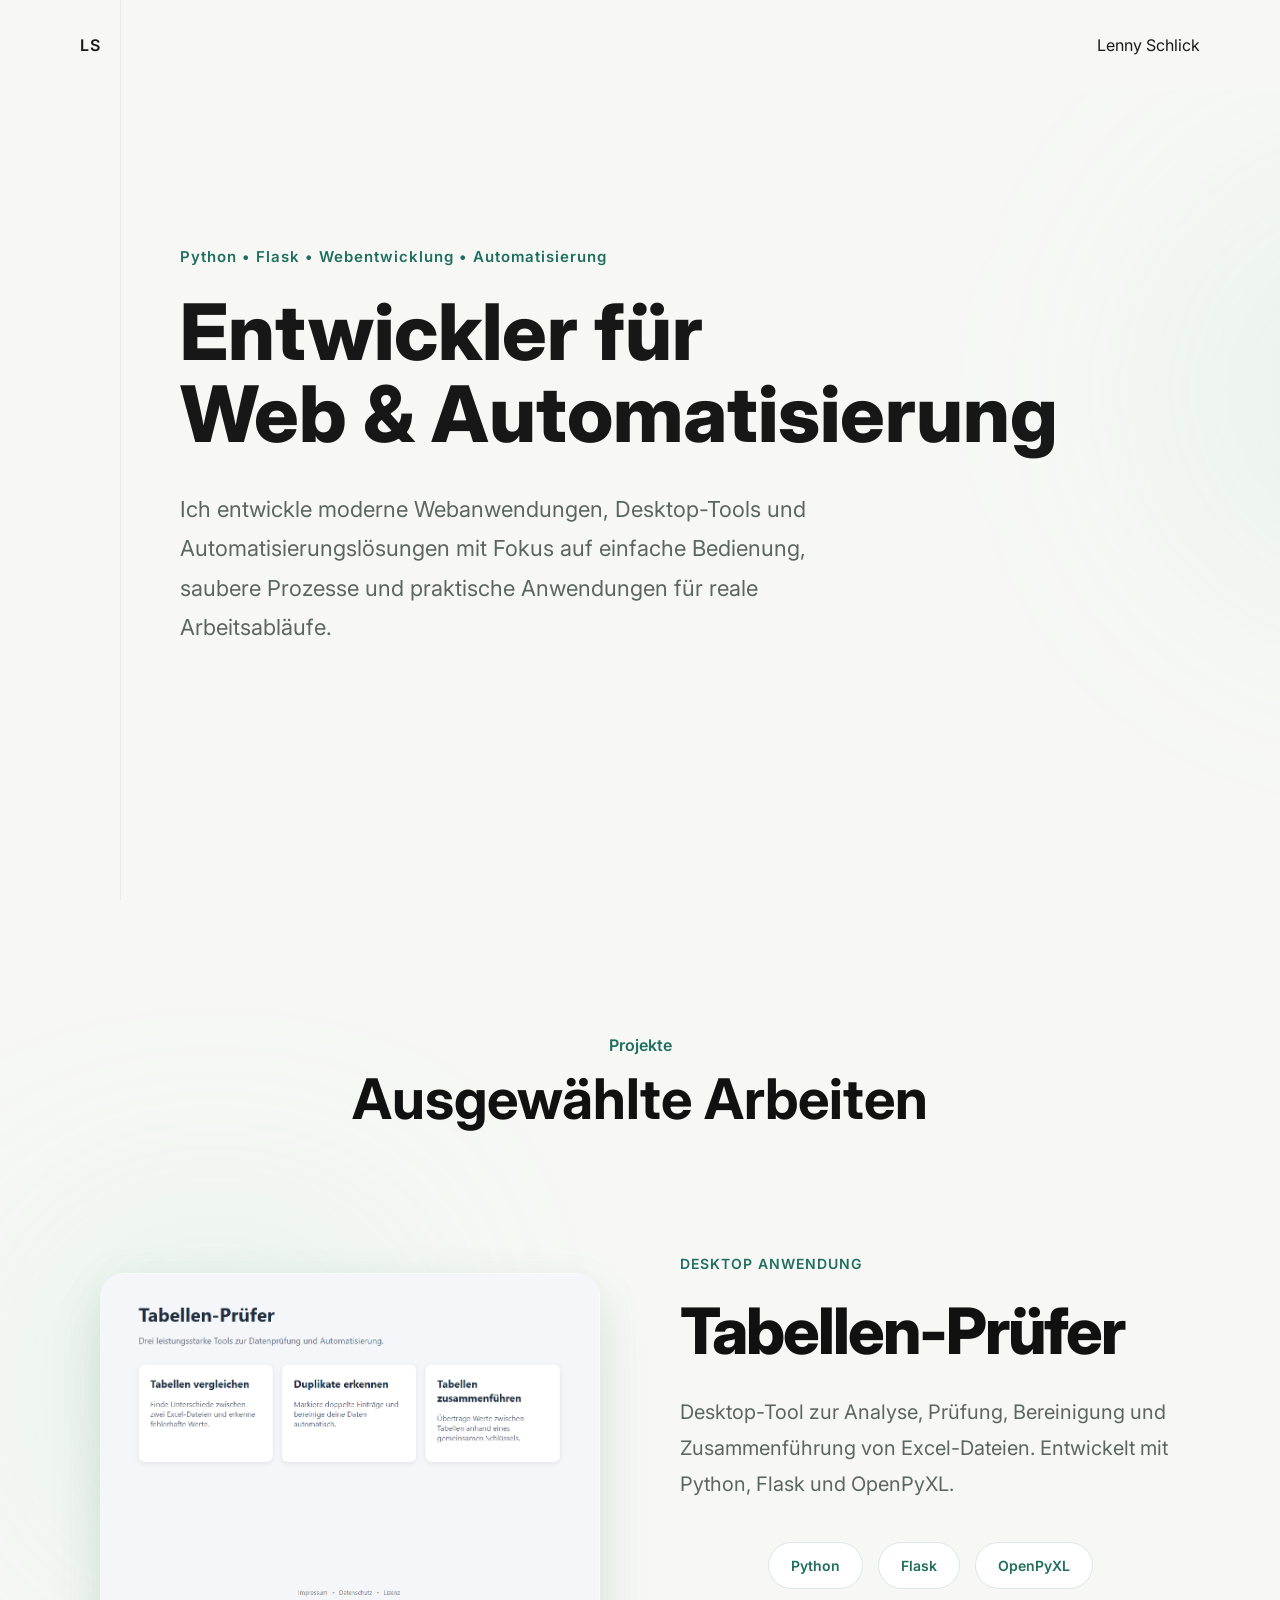
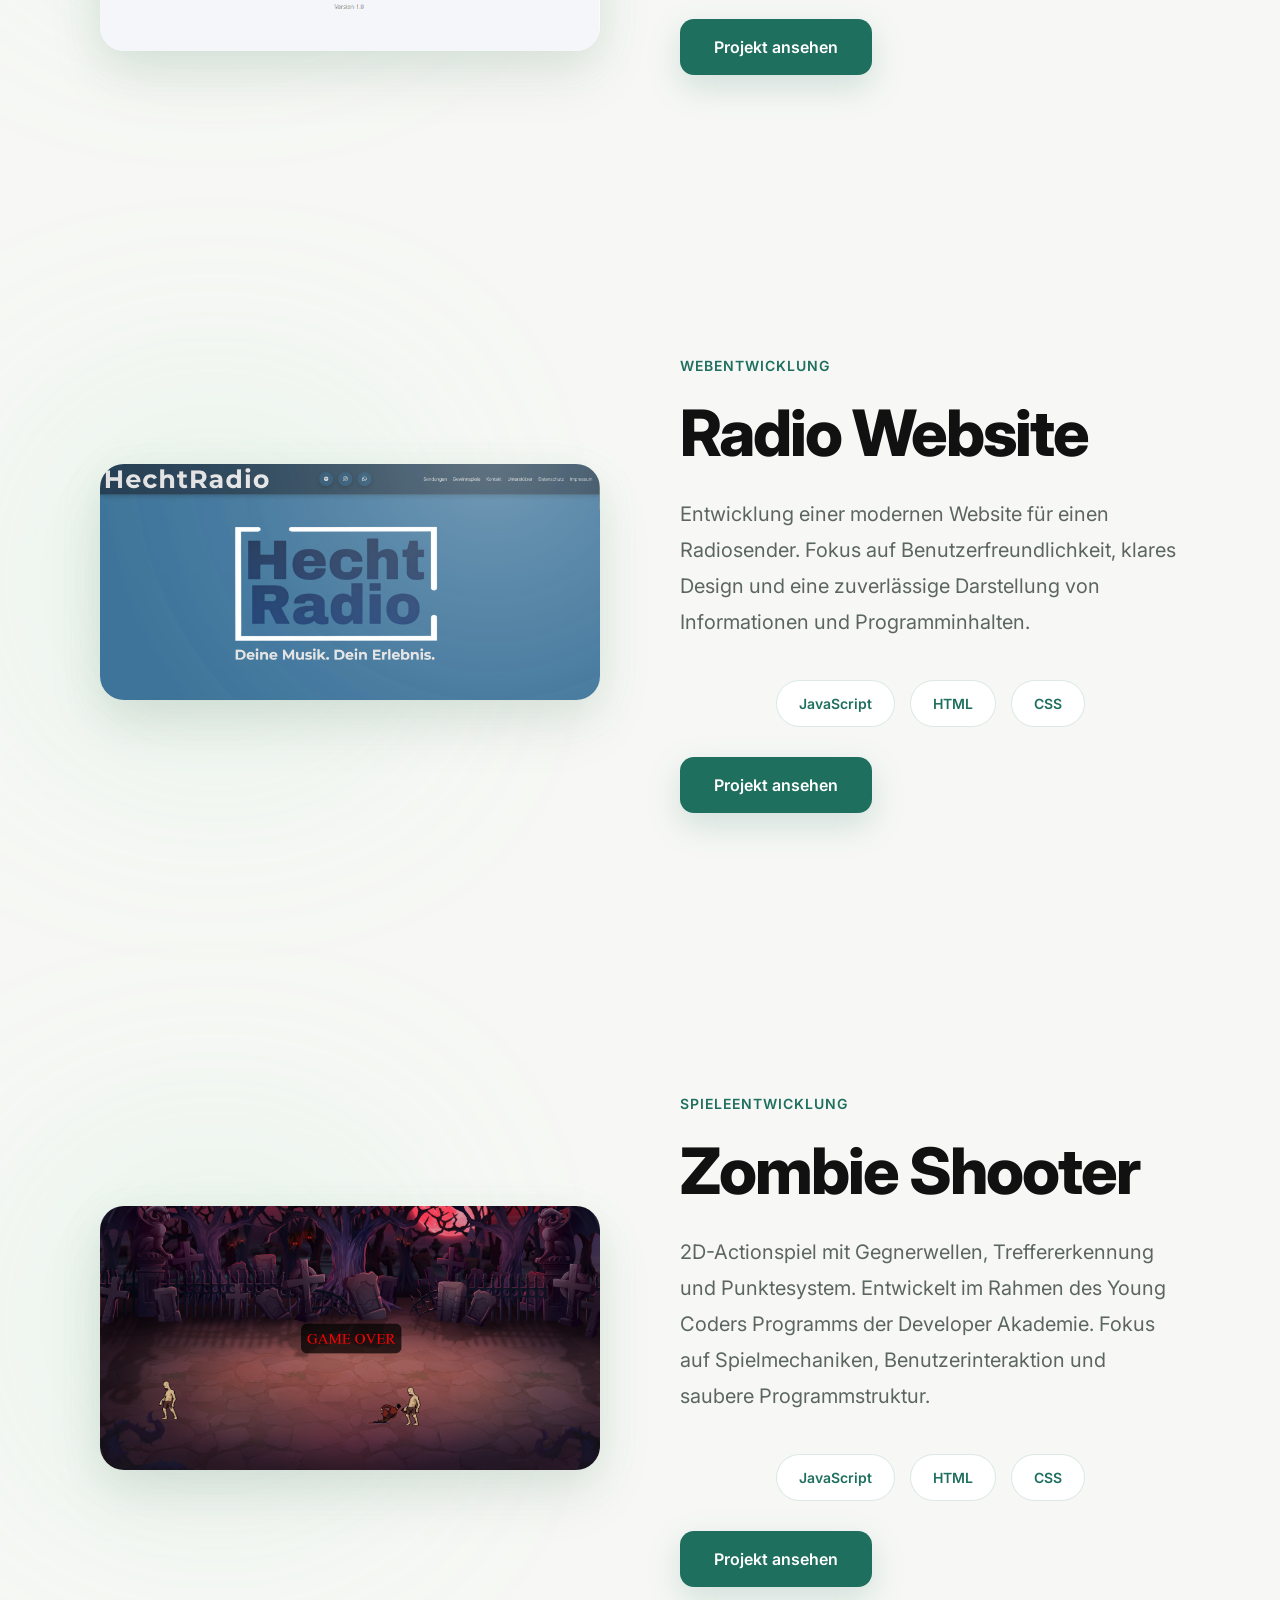
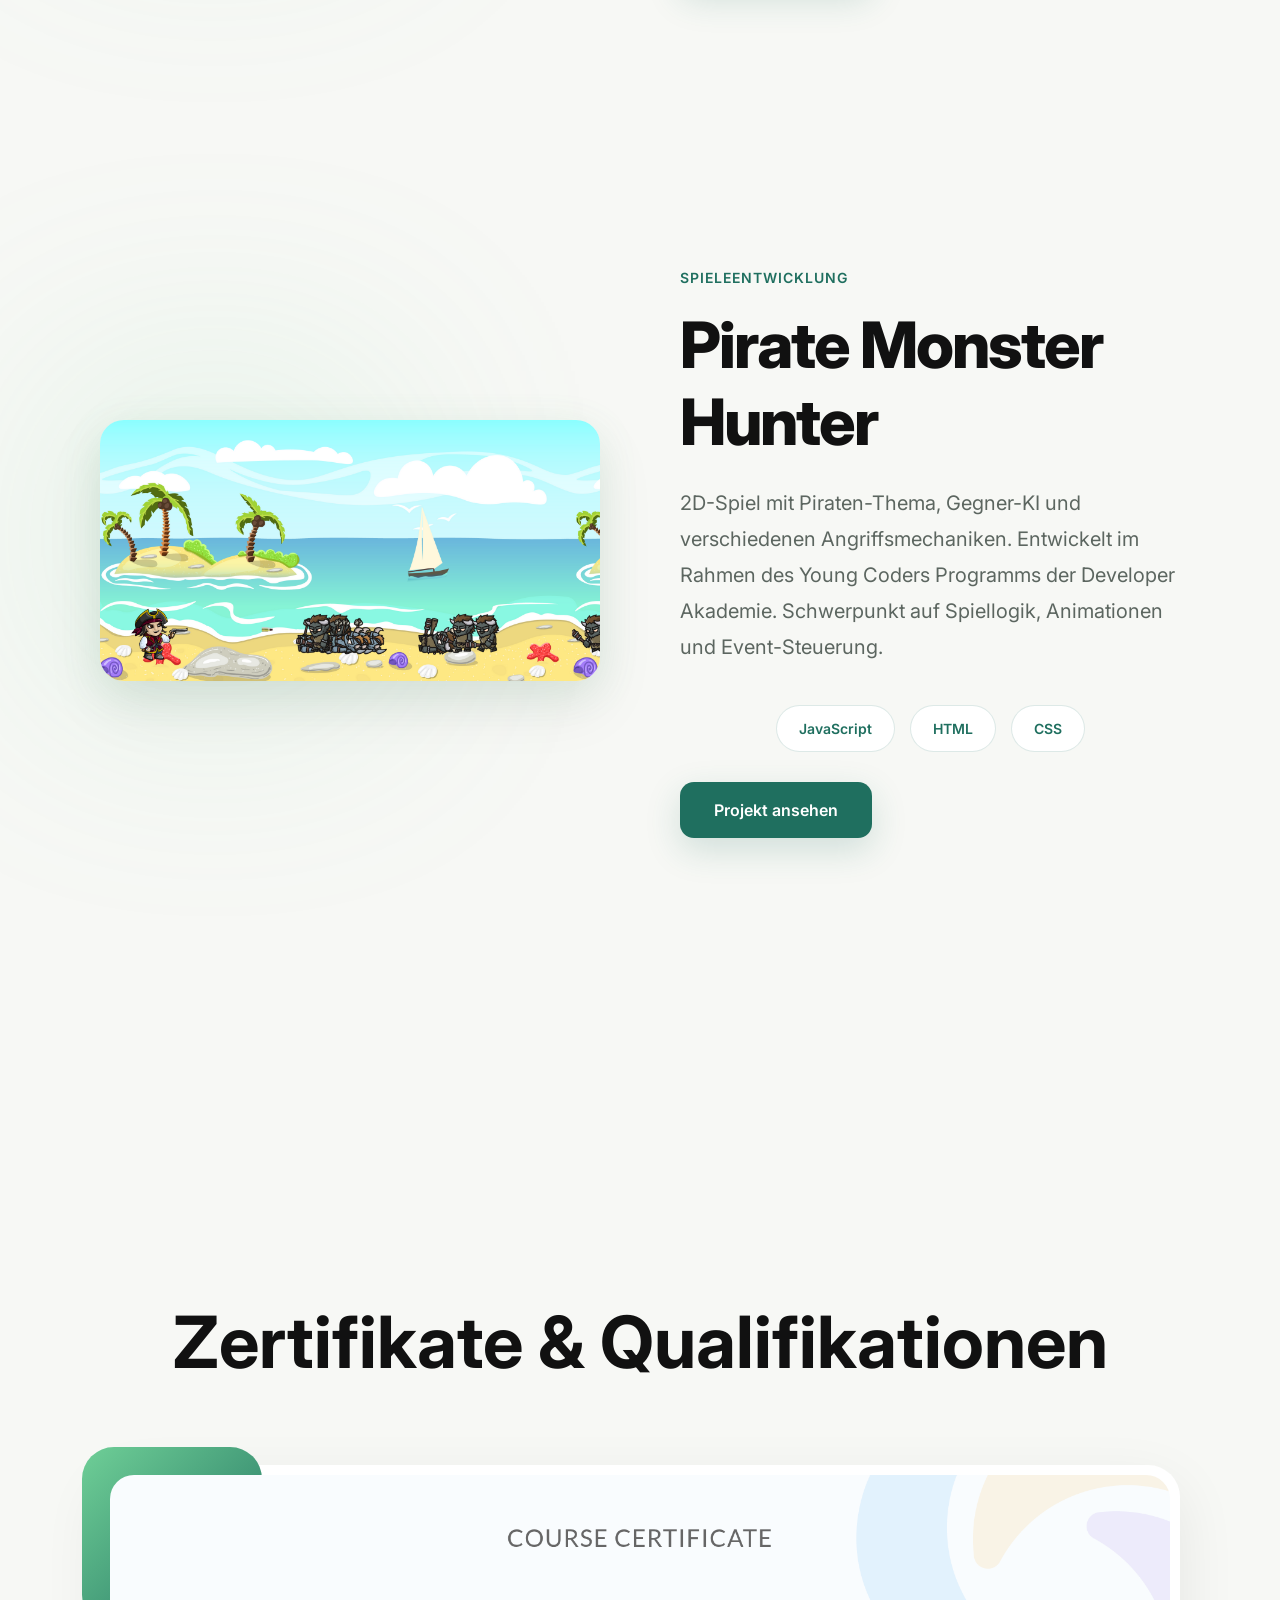
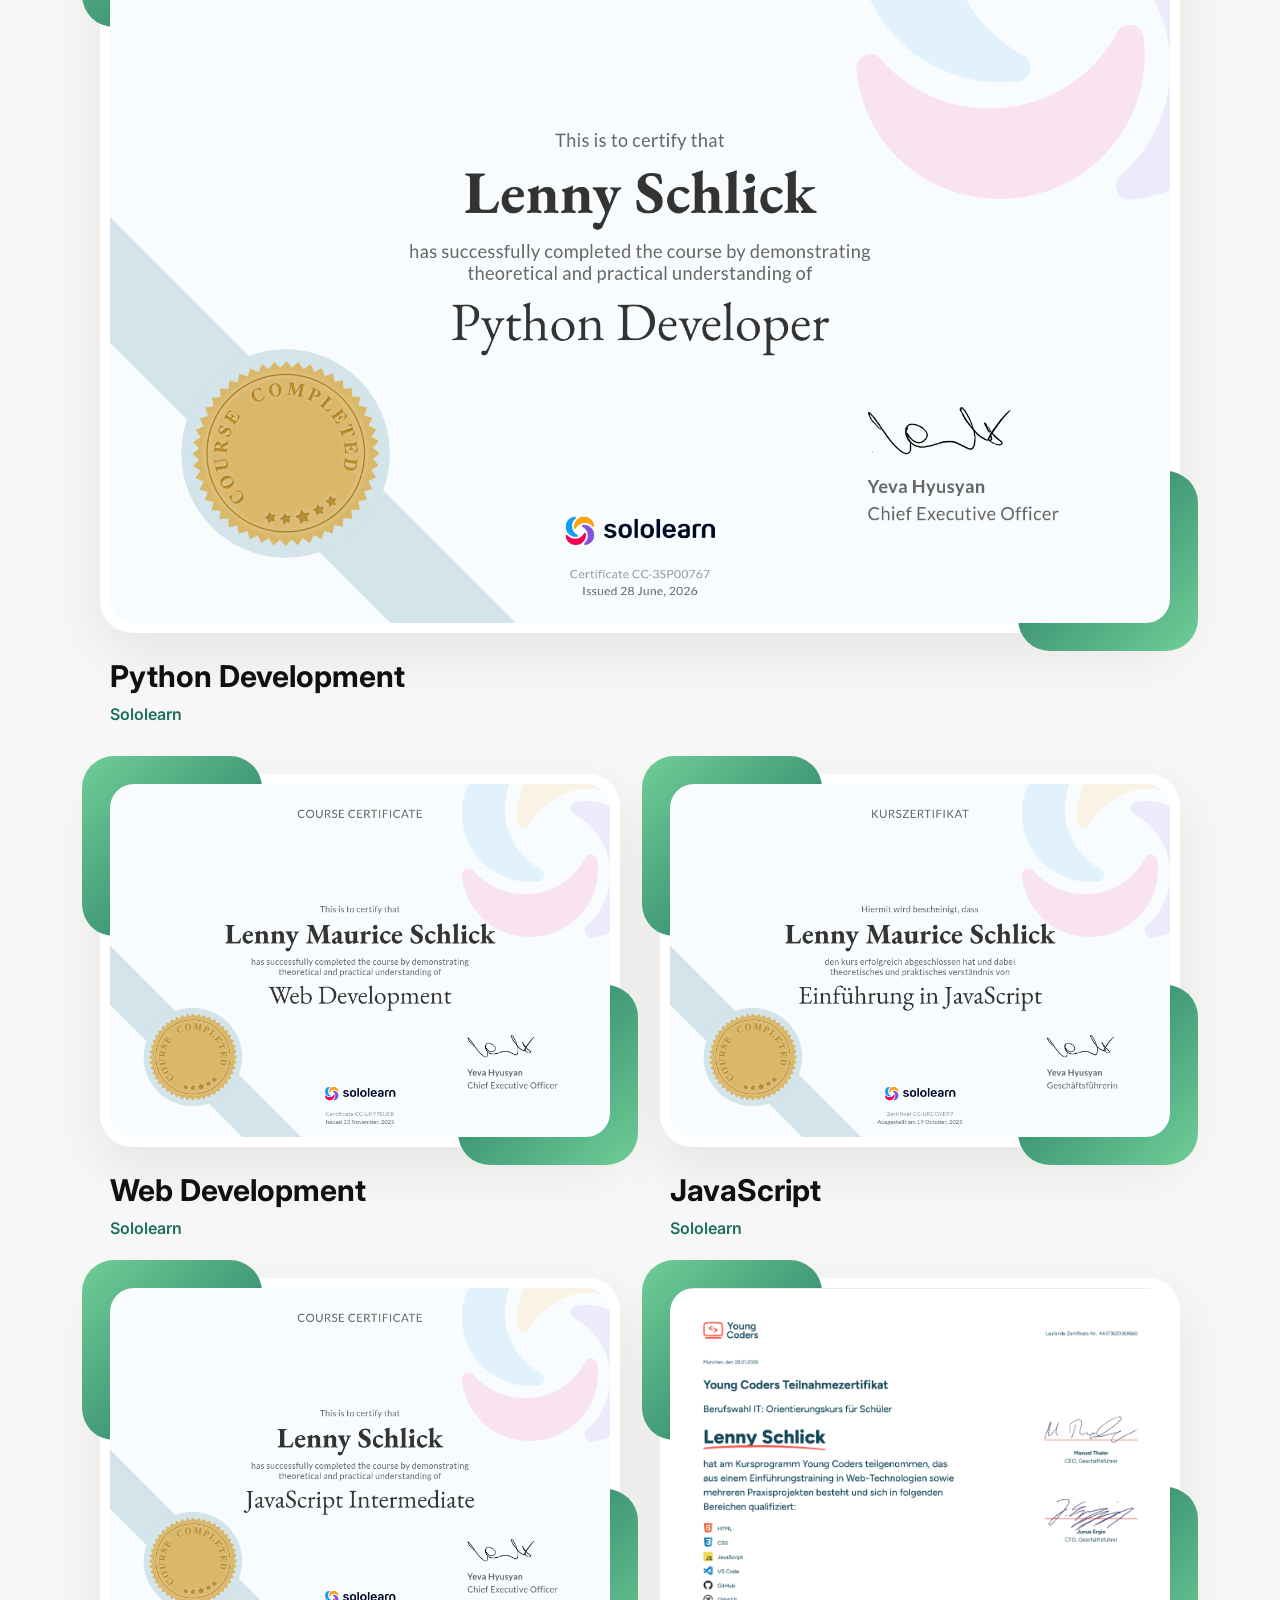
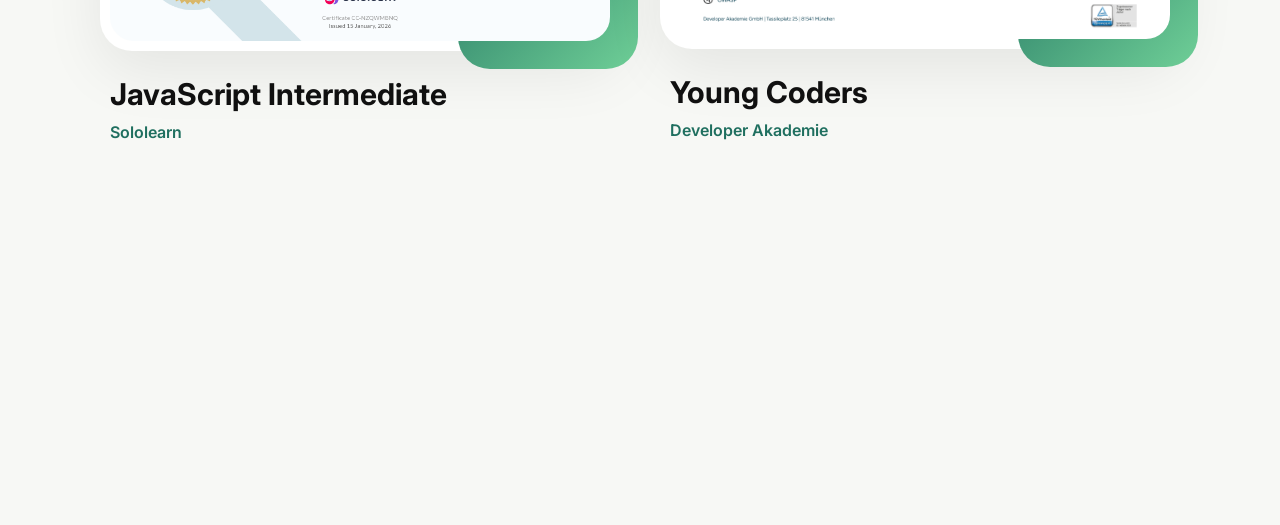
<file: index.html>
<!DOCTYPE html>
<html lang="de">
<head>
    <meta charset="UTF-8">
    <meta name="viewport" content="width=device-width, initial-scale=1.0">
    <title>Lenny Schlick</title>

    <link rel="stylesheet" href="style.css">

    <link rel="preconnect" href="https://fonts.googleapis.com">
    <link rel="preconnect" href="https://fonts.gstatic.com" crossorigin>

    <link href="https://fonts.googleapis.com/css2?family=Inter:wght@300;400;500;600;700;800&display=swap" rel="stylesheet">
</head>
<body>

    <div class="line"></div>

<nav>
    <div class="logo">
        LS
    </div>

    <div class="name">
        Lenny Schlick
    </div>
</nav>

    <section class="hero">

        <div class="hero-content">

            <p class="subtitle">
                Python • Flask • Webentwicklung • Automatisierung
            </p>

            <h1>
                Entwickler für<br>
                Web & Automatisierung
            </h1>

            <p class="description">
                Ich entwickle moderne Webanwendungen,
                Desktop-Tools und Automatisierungslösungen
                mit Fokus auf einfache Bedienung,
                saubere Prozesse und praktische Anwendungen
                für reale Arbeitsabläufe.
            </p>

            <div class="hero-buttons">




            </div>

        </div>

    </section>
<section id="projects" class="projects">

    <div class="section-title">

        <p>Projekte</p>

        <h2>Ausgewählte Arbeiten</h2>

    </div>

    <div class="project">

        <div class="project-image">

            <img src="images/Excel Tool_main.png" alt="Excel Tool">

        </div>

        <div class="project-content">

            <span class="project-tag">
                Desktop Anwendung
            </span>

            <h3>
                Tabellen-Prüfer
            </h3>

            <p>
                Desktop-Tool zur Analyse,
                Prüfung, Bereinigung und
                Zusammenführung von Excel-Dateien.
                Entwickelt mit Python, Flask
                und OpenPyXL.
            </p>
            <div class="tech-stack">

            <span>Python</span>
            <span>Flask</span>
            <span>OpenPyXL</span>

        </div>
            <a href="exceltool.html" class="project-btn">
                Projekt ansehen
            </a>

        </div>

    </div>
    <div class="project reverse">

    <div class="project-content">

        <span class="project-tag">
            Webentwicklung
        </span>

        <h3>
            Radio Website
        </h3>

        <p>
            Entwicklung einer modernen Website
            für einen Radiosender. Fokus auf
            Benutzerfreundlichkeit, klares Design
            und eine zuverlässige Darstellung
            von Informationen und Programminhalten.
        </p>
        <div class="tech-stack">

            <span>JavaScript</span>
            <span>HTML</span>
            <span>CSS</span>

        </div>
        <a href="radio.html" class="project-btn">
            Projekt ansehen
        </a>

        </div>

        <div class="project-image">

            <img src="images/Hechtradio_main.png"Radio Website">

        </div>

    </div>
    <div class="project">

    <div class="project-image">

        <img src="images/Zombiespiel.png" alt="Zombie Game">

    </div>

    <div class="project-content">

        <span class="project-tag">
            Spieleentwicklung
        </span>

        <h3>
            Zombie Shooter
        </h3>

        <p>
            2D-Actionspiel mit Gegnerwellen,
            Treffererkennung und Punktesystem.
            Entwickelt im Rahmen des Young Coders
            Programms der Developer Akademie.
            Fokus auf Spielmechaniken,
            Benutzerinteraktion und saubere
            Programmstruktur.
        </p>
        <div class="tech-stack">

            <span>JavaScript</span>
            <span>HTML</span>
            <span>CSS</span>

        </div>
        <a href="zombie-game.html" class="project-btn">
            Projekt ansehen
        </a>

    </div>

</div>
<div class="project reverse">

    <div class="project-content">

        <span class="project-tag">
            Spieleentwicklung
        </span>

        <h3>
            Pirate Monster Hunter
        </h3>

        <p>
            2D-Spiel mit Piraten-Thema,
            Gegner-KI und verschiedenen
            Angriffsmechaniken.
            Entwickelt im Rahmen des Young Coders
            Programms der Developer Akademie.
            Schwerpunkt auf Spiellogik,
            Animationen und Event-Steuerung.
        </p>
        <div class="tech-stack">

            <span>JavaScript</span>
            <span>HTML</span>
            <span>CSS</span>

        </div>
        <a href="pirate-game.html" class="project-btn">
            Projekt ansehen
        </a>

    </div>

    <div class="project-image">

        <img src="images/piratenspiel.png" alt="Pirate Game">

    </div>

</div>


<section class="certificates-section" id="certificates">

    <div class="certificates-header">

        <h2>Zertifikate & Qualifikationen</h2>

    </div>


    <!-- Python Highlight -->

    <a href="images/842289c6-6821-4aa8-82fd-9b328d4d8c60.png"
       target="_blank"
       class="certificate-featured">

        <div class="certificate-image">

            <img src="images/842289c6-6821-4aa8-82fd-9b328d4d8c60.png"
                 >

        </div>

        <div class="certificate-info">

            <h3>Python Development</h3>

            <span>Sololearn</span>

        </div>

    </a>



    <!-- Weitere Zertifikate -->

    <div class="certificate-grid">


        <a href="images/4e59acd5-496f-4559-869c-b6bba7538fea.png"
           target="_blank"
           class="certificate-card">

            <div class="certificate-image">

                <img src="images/4e59acd5-496f-4559-869c-b6bba7538fea.png"
                     alt="Web Development Zertifikat">

            </div>

            <div class="certificate-info">

                <h3>Web Development</h3>

                <span>Sololearn</span>

            </div>

        </a>



        <a href="images/4ad7c7a7-e925-4c8e-8791-4b33515e8536.png"
           target="_blank"
           class="certificate-card">

            <div class="certificate-image">

                <img src="images/4ad7c7a7-e925-4c8e-8791-4b33515e8536.png"
                     alt="JavaScript Zertifikat">

            </div>

            <div class="certificate-info">

                <h3>JavaScript</h3>

                <span>Sololearn</span>

            </div>

        </a>



        <a href="images/64475118-b270-4a09-b5cf-1c54fe22dc2d.png"
           target="_blank"
           class="certificate-card">

            <div class="certificate-image">

                <img src="images/64475118-b270-4a09-b5cf-1c54fe22dc2d.png"
                     alt="JavaScript Intermediate Zertifikat">

            </div>

            <div class="certificate-info">

                <h3>JavaScript Intermediate</h3>

                <span>Sololearn</span>

            </div>

        </a>



        <a href="images/Screenshot 2026-06-29 162106.png"
           target="_blank"
           class="certificate-card">

            <div class="certificate-image">

                <img src="images/Screenshot 2026-06-29 162106.png"
                     alt="Young Coders Zertifikat">

            </div>

            <div class="certificate-info">

                <h3>Young Coders</h3>

                <span>Developer Akademie</span>

            </div>

        </a>

    </div>

</section>
<footer>

    <div class="footer-nav">

        <h3>Lenny Schlick</h3>

        <div class="footer-links">

            <a href="#projects">Projekte</a>
            <a href="#certificates">Zertifikate</a>


        </div>

    </div>

    <div class="footer-bottom">

        <p>© 2026 Lenny Schlick</p>

    </div>

</footer>
</body>

</html>
</file>
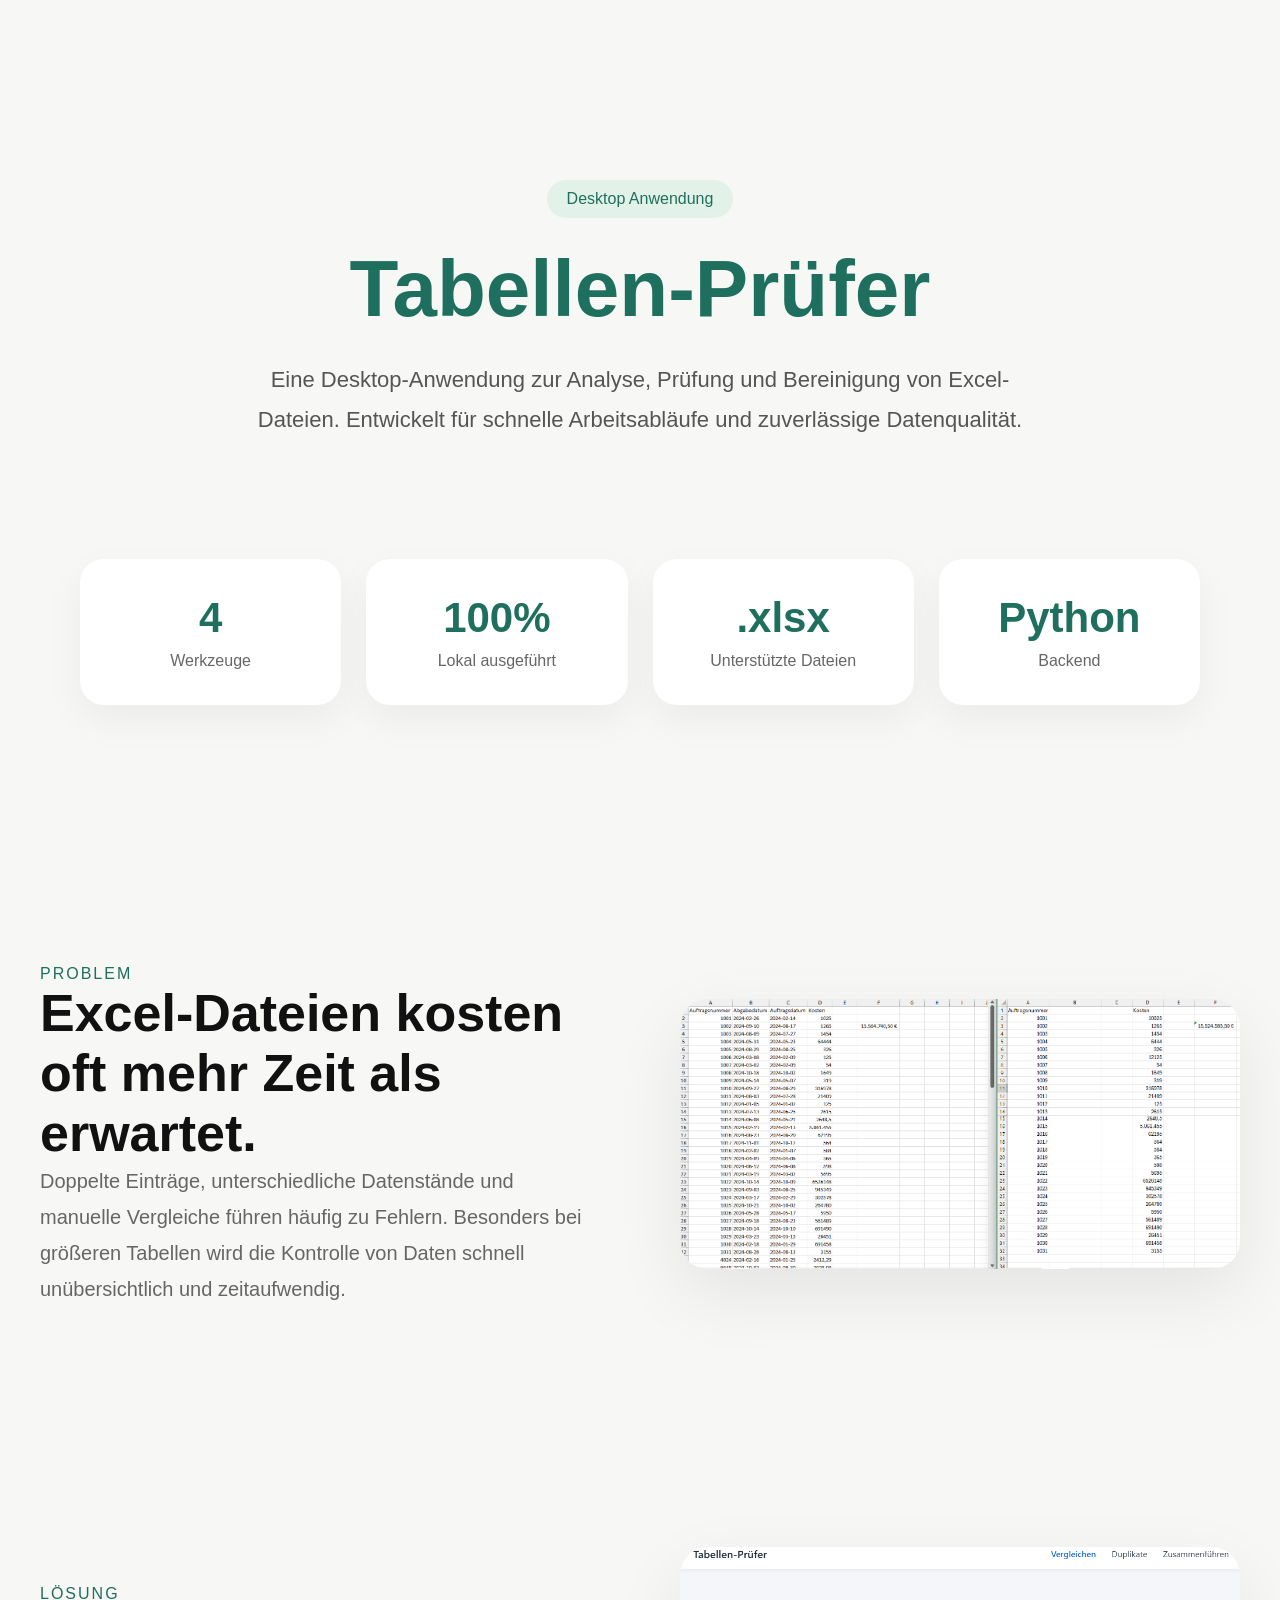
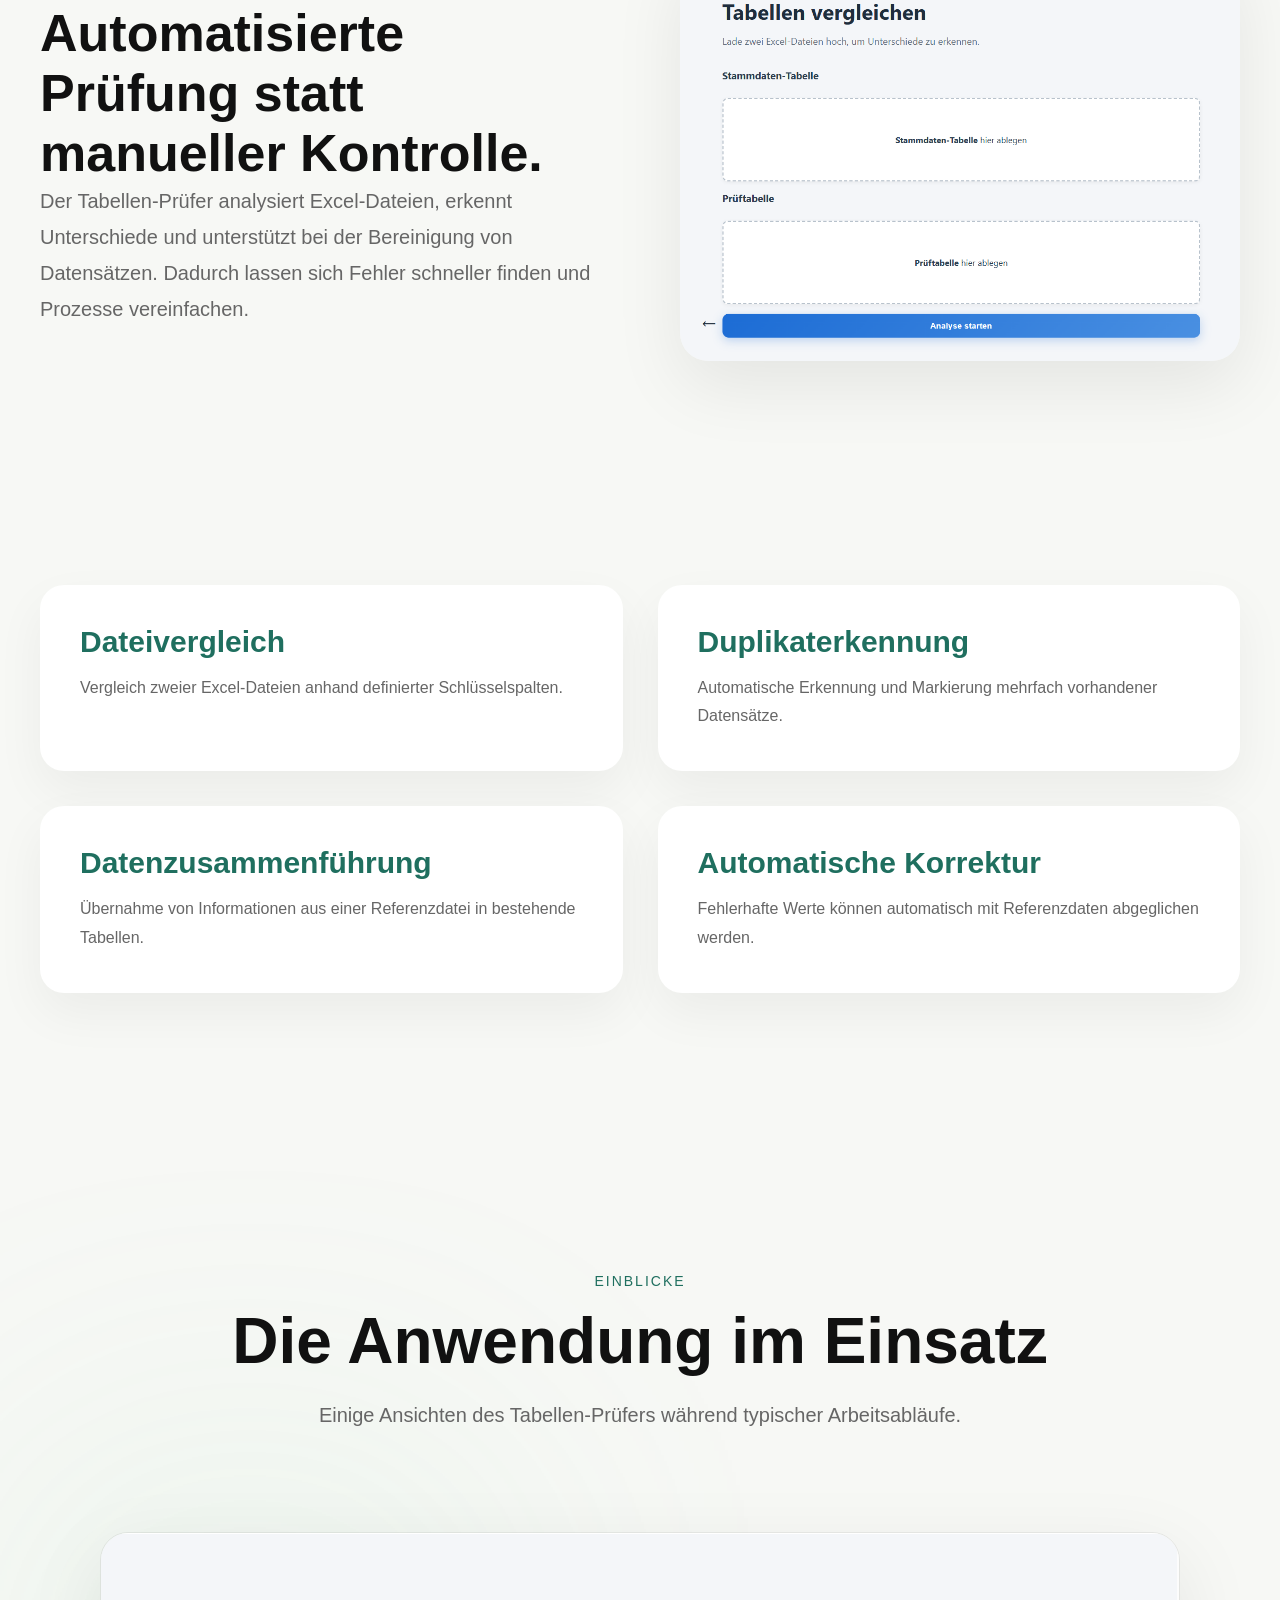
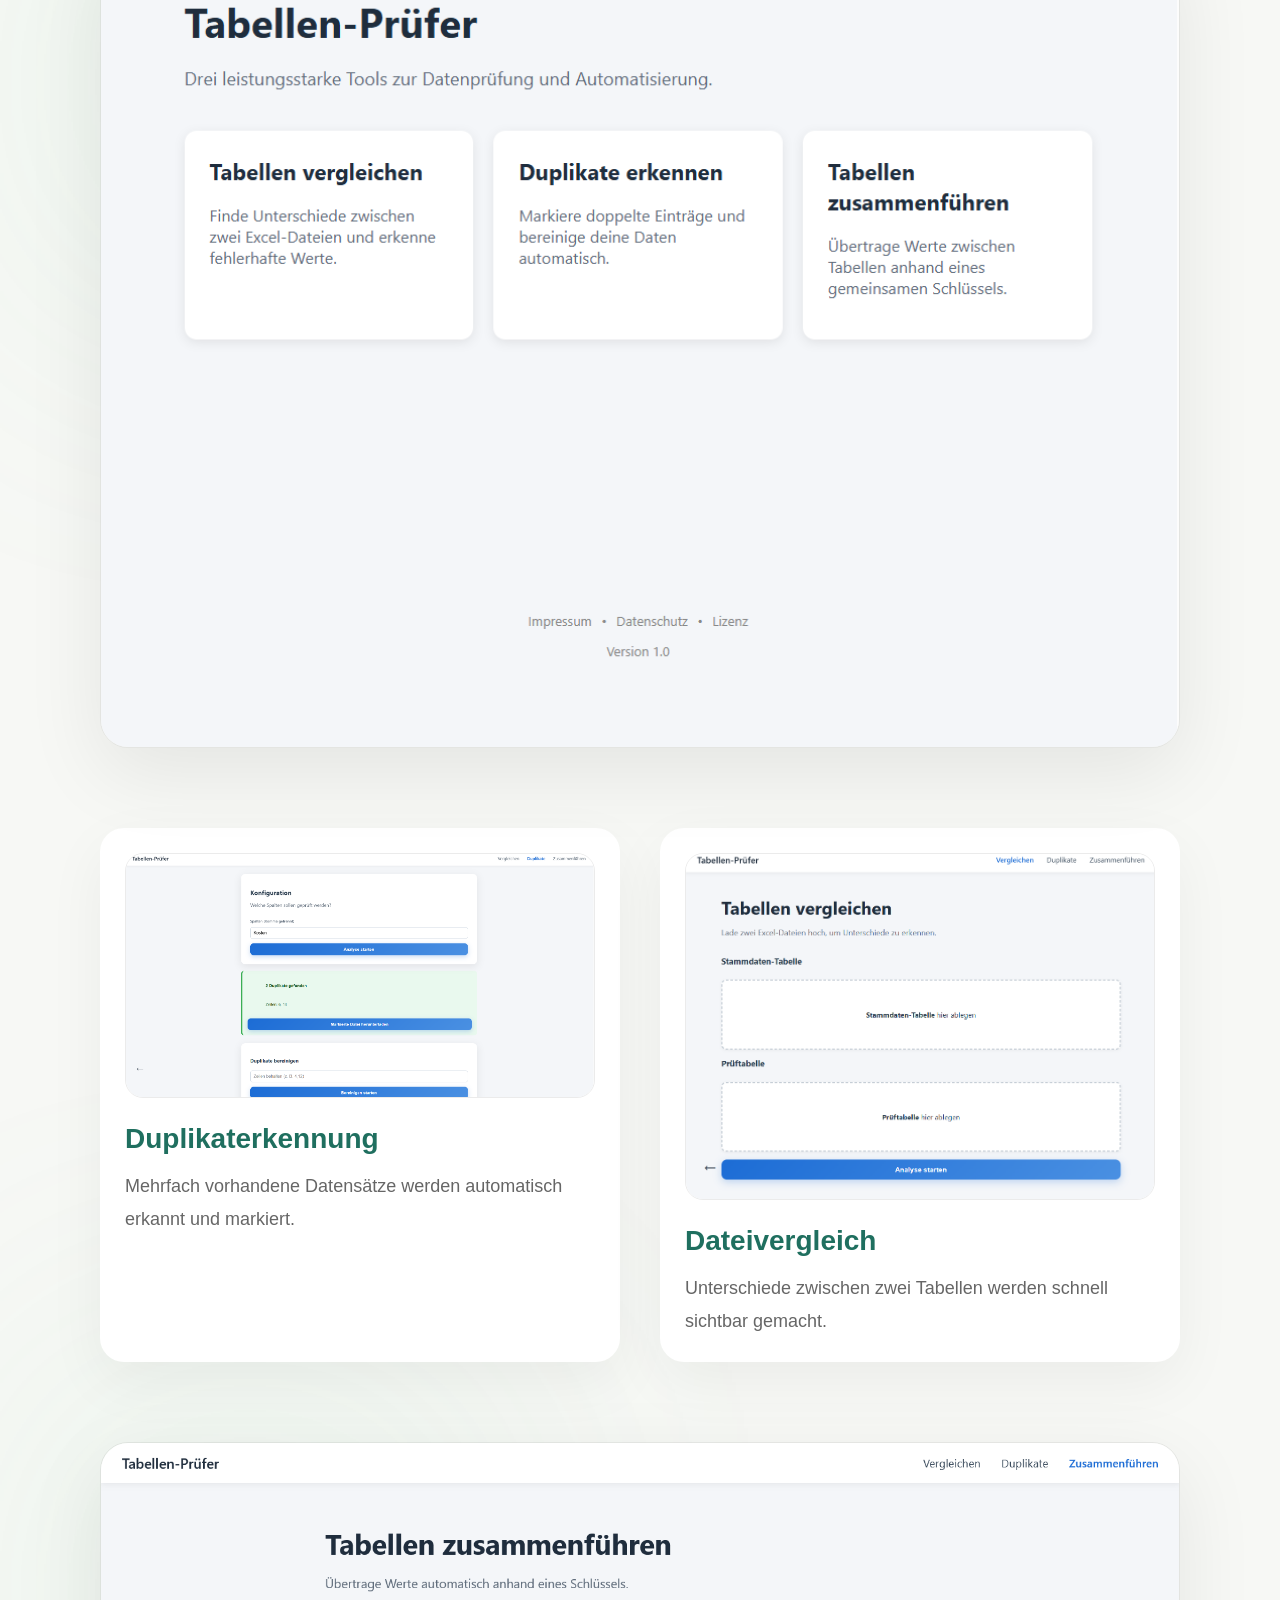
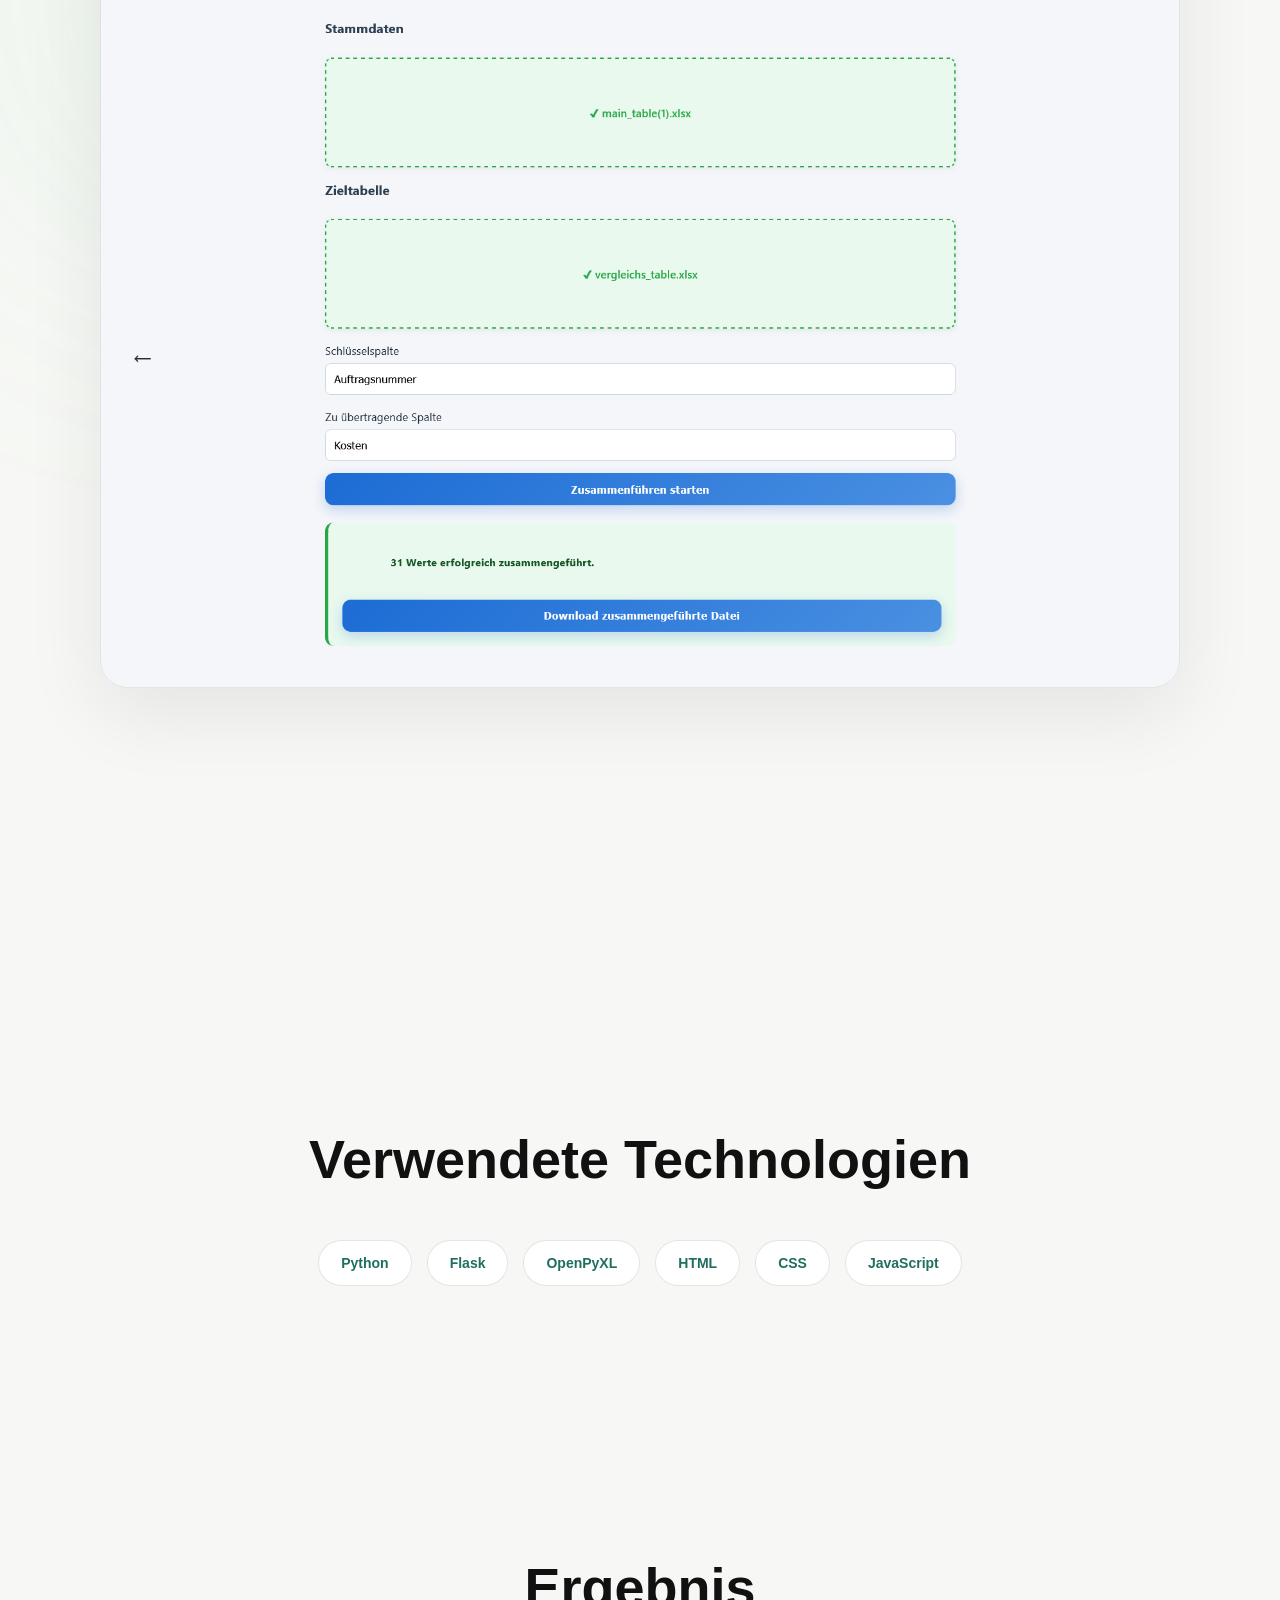
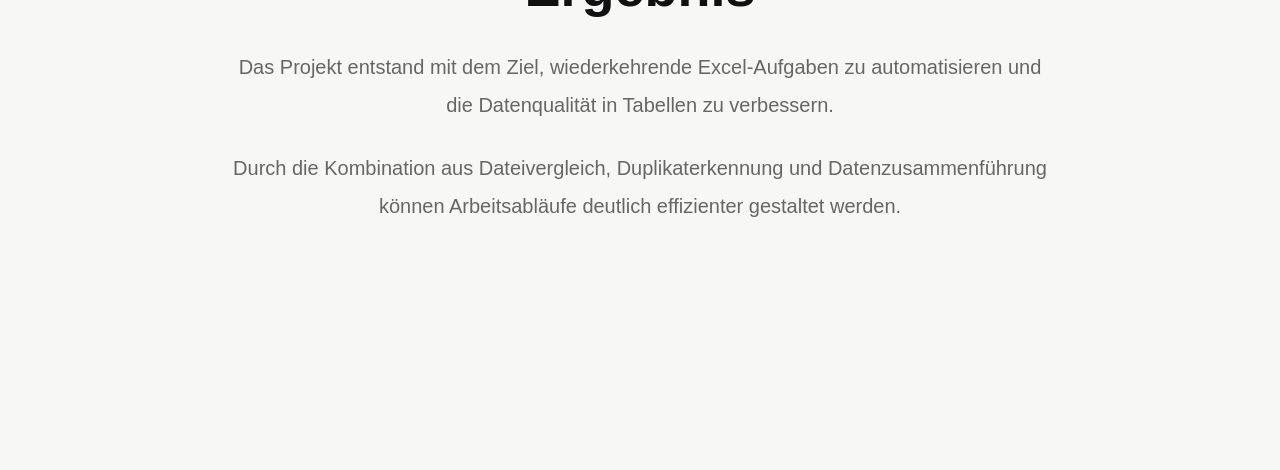
<file: exceltool.html>
<!DOCTYPE html>
<html lang="en">
<head>
    <meta charset="UTF-8">
    <meta name="viewport" content="width=device-width, initial-scale=1.0">
    <title>Tabellen-Prüfer</title>
    <link rel="stylesheet" href="style.css">
</head>
<body>
    <section class="project-hero">

    <span class="project-label">
        Desktop Anwendung
    </span>

    <h1>Tabellen-Prüfer</h1>

    <p>
        Eine Desktop-Anwendung zur Analyse,
        Prüfung und Bereinigung von Excel-Dateien.
        Entwickelt für schnelle Arbeitsabläufe
        und zuverlässige Datenqualität.
    </p>

</section>
<section class="stats">

    <div class="stat">
        <h3>4</h3>
        <p>Werkzeuge</p>
    </div>

    <div class="stat">
        <h3>100%</h3>
        <p>Lokal ausgeführt</p>
    </div>

    <div class="stat">
        <h3>.xlsx</h3>
        <p>Unterstützte Dateien</p>
    </div>

    <div class="stat">
        <h3>Python</h3>
        <p>Backend</p>
    </div>

</section>
<section class="feature-section">

    <div class="text-content">

        <span>Problem</span>

        <h2>Excel-Dateien kosten oft mehr Zeit als erwartet.</h2>

        <p>
            Doppelte Einträge, unterschiedliche Datenstände
            und manuelle Vergleiche führen häufig zu Fehlern.
            Besonders bei größeren Tabellen wird die Kontrolle
            von Daten schnell unübersichtlich und zeitaufwendig.
        </p>

    </div>

    <div class="image-content">

        <img src="images/difftables.png">

    </div>

</section>
<section class="feature-section reverse">

    <div class="image-content">

        <img src="images/vergleichs menu.png">

    </div>

    <div class="text-content">

        <span>Lösung</span>

        <h2>Automatisierte Prüfung statt manueller Kontrolle.</h2>

        <p>
            Der Tabellen-Prüfer analysiert Excel-Dateien,
            erkennt Unterschiede und unterstützt bei der
            Bereinigung von Datensätzen. Dadurch lassen sich
            Fehler schneller finden und Prozesse vereinfachen.
        </p>

    </div>

</section>
<section class="features-grid">

    <div class="feature-card">

        <h3>Dateivergleich</h3>

        <p>
            Vergleich zweier Excel-Dateien anhand
            definierter Schlüsselspalten.
        </p>

    </div>

    <div class="feature-card">

        <h3>Duplikaterkennung</h3>

        <p>
            Automatische Erkennung und Markierung
            mehrfach vorhandener Datensätze.
        </p>

    </div>

    <div class="feature-card long-title">

        <h3>Datenzusammenführung</h3>

        <p>
            Übernahme von Informationen aus einer
            Referenzdatei in bestehende Tabellen.
        </p>

    </div>

    <div class="feature-card">

        <h3>Automatische Korrektur</h3>

        <p>
            Fehlerhafte Werte können automatisch
            mit Referenzdaten abgeglichen werden.
        </p>

    </div>

</section>
<section class="showcase">

    <div class="showcase-header">

        <p>Einblicke</p>

        <h2>Die Anwendung im Einsatz</h2>

        <span>
            Einige Ansichten des Tabellen-Prüfers
            während typischer Arbeitsabläufe.
        </span>

    </div>

    <div class="showcase-image large">

        <img src="images/Excel Tool_main.png" alt="Dashboard">

    </div>

    <div class="showcase-row">

        <div class="showcase-card">

            <img src="images/duplikate.png">

            <h3>Duplikaterkennung</h3>

            <p>
                Mehrfach vorhandene Datensätze werden
                automatisch erkannt und markiert.
            </p>

        </div>

        <div class="showcase-card">

            <img src="images/vergleichs menu.png">

            <h3>Dateivergleich</h3>

            <p>
                Unterschiede zwischen zwei Tabellen
                werden schnell sichtbar gemacht.
            </p>

        </div>

    </div>

    <div class="showcase-image large">

        <img src="images/Meger.png" alt="Merge">

    </div>

</section>
<section class="tech-section">

    <h2>Verwendete Technologien</h2>

    <div class="tech-stack">

        <span>Python</span>
        <span>Flask</span>
        <span>OpenPyXL</span>
        <span>HTML</span>
        <span>CSS</span>
        <span>JavaScript</span>

    </div>

</section>
<section class="result-section">

    <h2>Ergebnis</h2>

    <p>
        Das Projekt entstand mit dem Ziel,
        wiederkehrende Excel-Aufgaben zu
        automatisieren und die Datenqualität
        in Tabellen zu verbessern.
    </p>

    <p>
        Durch die Kombination aus Dateivergleich,
        Duplikaterkennung und Datenzusammenführung
        können Arbeitsabläufe deutlich effizienter
        gestaltet werden.
    </p>

</section>
</body>
</html>
</file>
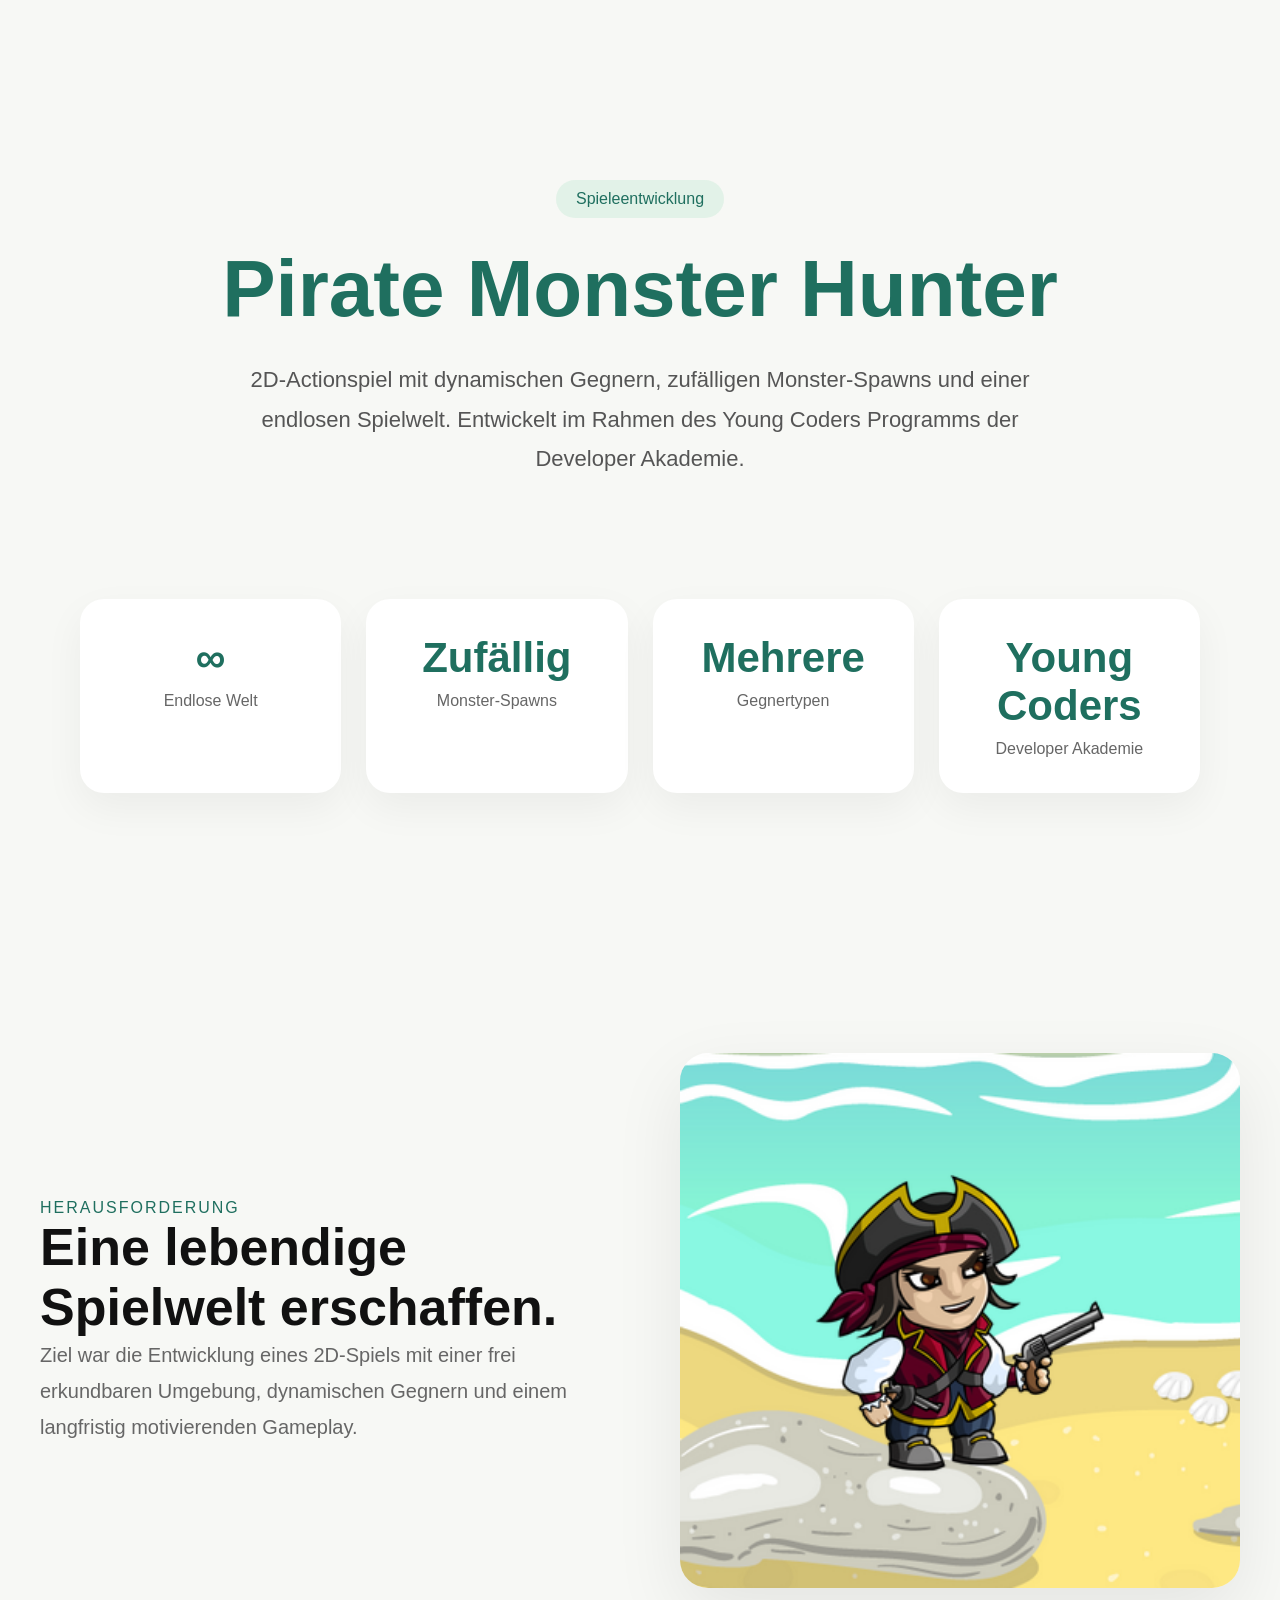
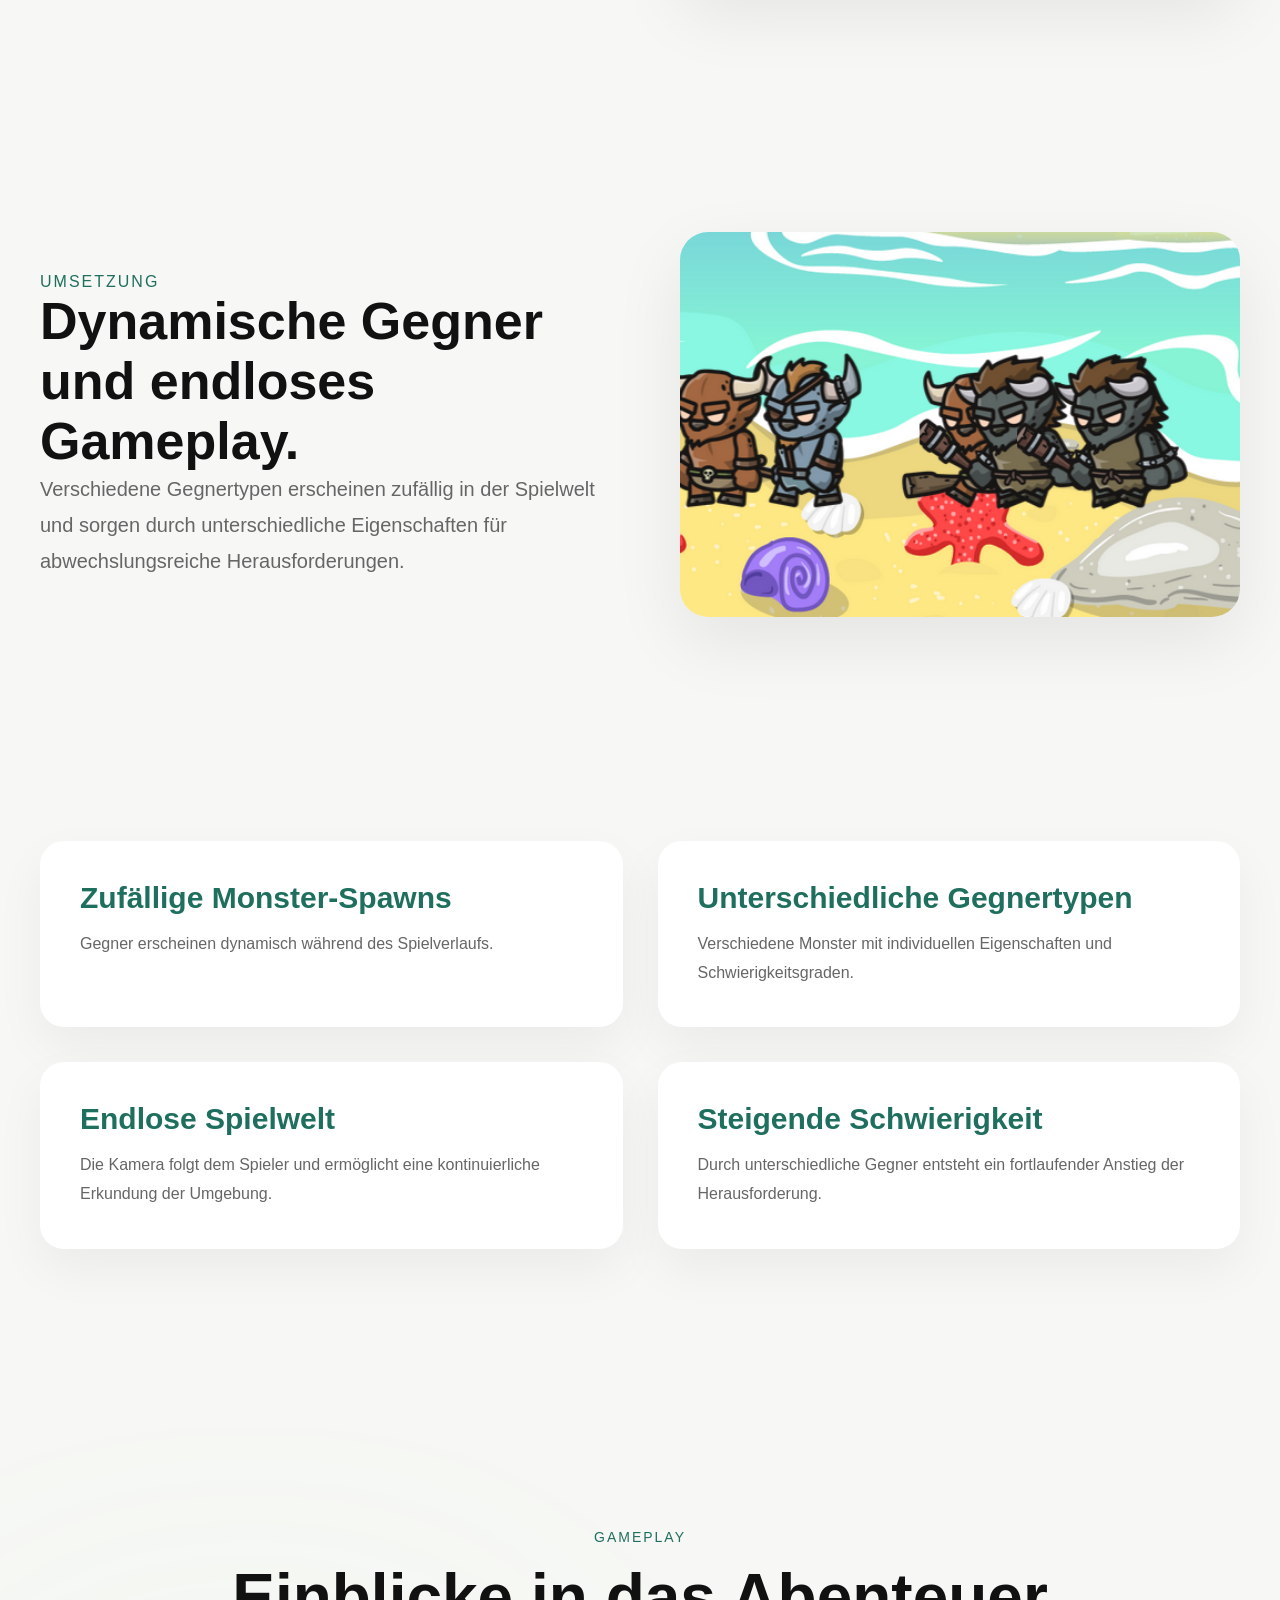
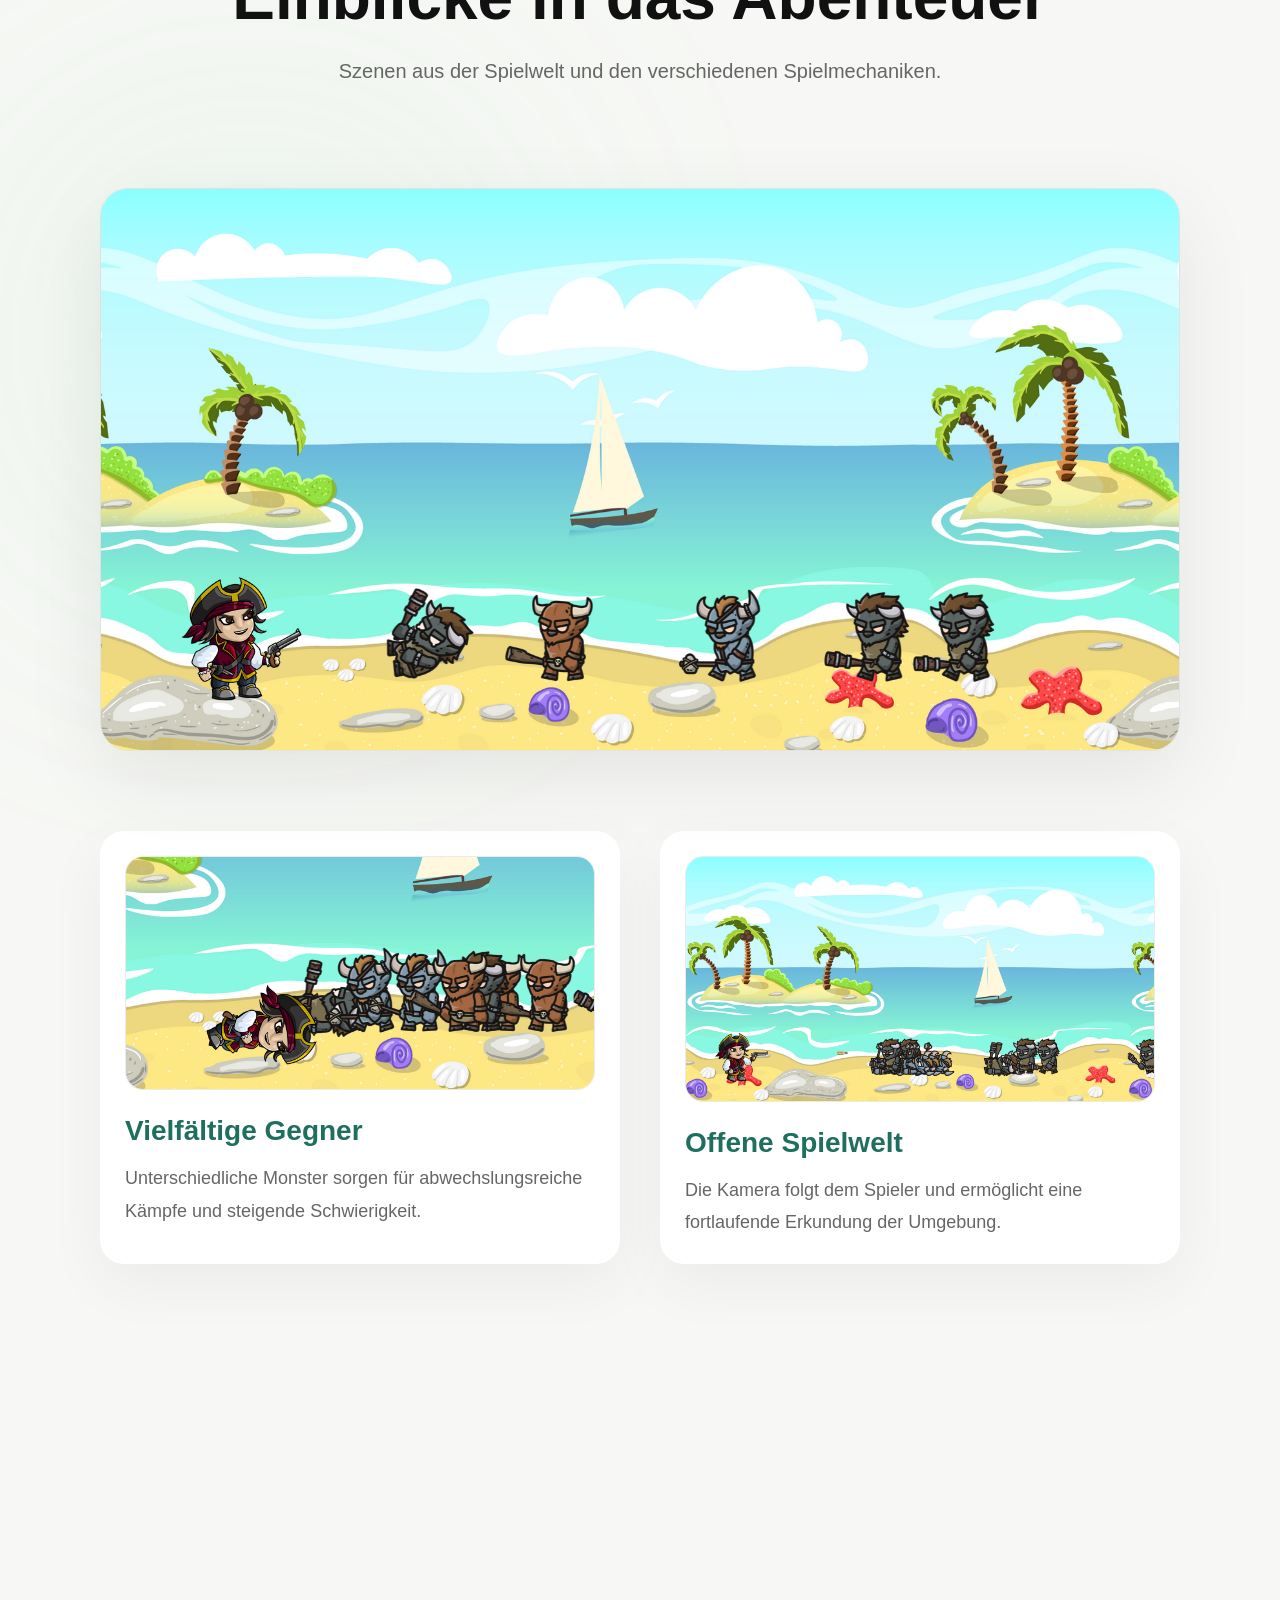
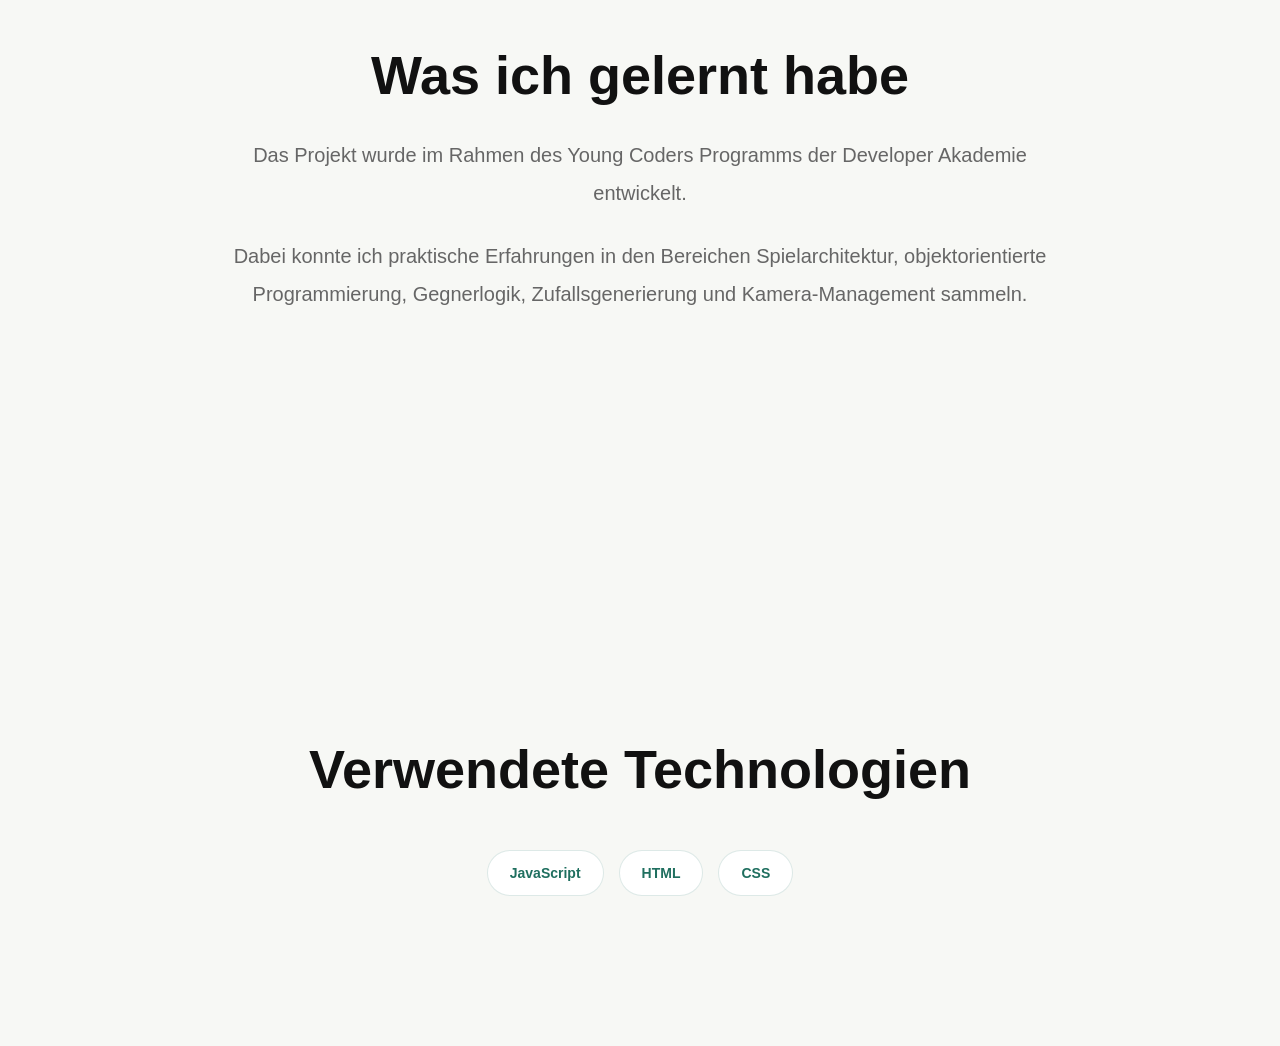
<file: pirate-game.html>
<!DOCTYPE html>
<html lang="en">
<head>
    <meta charset="UTF-8">
    <meta name="viewport" content="width=device-width, initial-scale=1.0">
    <title>Pirate Game</title>
    <link rel="stylesheet" href="style.css">
</head>
<body>
    <section class="project-hero">

    <span class="project-label">
        Spieleentwicklung
    </span>

    <h1>Pirate Monster Hunter</h1>

    <p>
        2D-Actionspiel mit dynamischen Gegnern,
        zufälligen Monster-Spawns und einer
        endlosen Spielwelt. Entwickelt im Rahmen
        des Young Coders Programms der
        Developer Akademie.
    </p>

</section>
    <section class="stats">

    <div class="stat">
        <h3>∞</h3>
        <p>Endlose Welt</p>
    </div>

    <div class="stat">
        <h3>Zufällig</h3>
        <p>Monster-Spawns</p>
    </div>

    <div class="stat">
        <h3>Mehrere</h3>
        <p>Gegnertypen</p>
    </div>

    <div class="stat">
        <h3>Young Coders</h3>
        <p>Developer Akademie</p>
    </div>

</section>
<section class="feature-section">

    <div class="text-content">

        <span>Herausforderung</span>

        <h2>Eine lebendige Spielwelt erschaffen.</h2>

        <p>
            Ziel war die Entwicklung eines
            2D-Spiels mit einer frei erkundbaren
            Umgebung, dynamischen Gegnern und
            einem langfristig motivierenden Gameplay.
        </p>

    </div>

    <div class="image-content">

        <img src="images/pirate spieler.png">

    </div>

</section>
<section class="feature-section reverse">

    <div class="image-content">

        <img src="images/pirate gegner.png">

    </div>

    <div class="text-content">

        <span>Umsetzung</span>

        <h2>Dynamische Gegner und endloses Gameplay.</h2>

        <p>
            Verschiedene Gegnertypen erscheinen
            zufällig in der Spielwelt und sorgen
            durch unterschiedliche Eigenschaften
            für abwechslungsreiche Herausforderungen.
        </p>

    </div>

</section>
<section class="features-grid">

    <div class="feature-card">

        <h3>Zufällige Monster-Spawns</h3>

        <p>
            Gegner erscheinen dynamisch
            während des Spielverlaufs.
        </p>

    </div>

    <div class="feature-card">

        <h3>Unterschiedliche Gegnertypen</h3>

        <p>
            Verschiedene Monster mit
            individuellen Eigenschaften
            und Schwierigkeitsgraden.
        </p>

    </div>

    <div class="feature-card">

        <h3>Endlose Spielwelt</h3>

        <p>
            Die Kamera folgt dem Spieler
            und ermöglicht eine kontinuierliche
            Erkundung der Umgebung.
        </p>

    </div>

    <div class="feature-card">

        <h3>Steigende Schwierigkeit</h3>

        <p>
            Durch unterschiedliche Gegner
            entsteht ein fortlaufender
            Anstieg der Herausforderung.
        </p>

    </div>

</section>
<section class="showcase">

    <div class="showcase-header">

        <p>Gameplay</p>

        <h2>Einblicke in das Abenteuer</h2>

        <span>
            Szenen aus der Spielwelt und den
            verschiedenen Spielmechaniken.
        </span>

    </div>

    <div class="showcase-image">

        <img src="images/pirate start.png">

    </div>

    <div class="showcase-row">

        <div class="showcase-card">

            <img src="images/pirates lost.png">

            <h3>Vielfältige Gegner</h3>

            <p>
                Unterschiedliche Monster sorgen
                für abwechslungsreiche Kämpfe
                und steigende Schwierigkeit.
            </p>

        </div>

        <div class="showcase-card">

            <img src="images/piratenspiel.png">

            <h3>Offene Spielwelt</h3>

            <p>
                Die Kamera folgt dem Spieler
                und ermöglicht eine fortlaufende
                Erkundung der Umgebung.
            </p>

        </div>

    </div>

</section>
<section class="result-section">

    <h2>Was ich gelernt habe</h2>

    <p>
        Das Projekt wurde im Rahmen des
        Young Coders Programms der
        Developer Akademie entwickelt.
    </p>

    <p>
        Dabei konnte ich praktische Erfahrungen
        in den Bereichen Spielarchitektur,
        objektorientierte Programmierung,
        Gegnerlogik, Zufallsgenerierung und
        Kamera-Management sammeln.
    </p>

</section>
<section class="tech-section">

    <h2>Verwendete Technologien</h2>

    <div class="tech-stack">

        <span>JavaScript</span>
        <span>HTML</span>
        <span>CSS</span>

    </div>

</section>
</body>
</html>
</file>
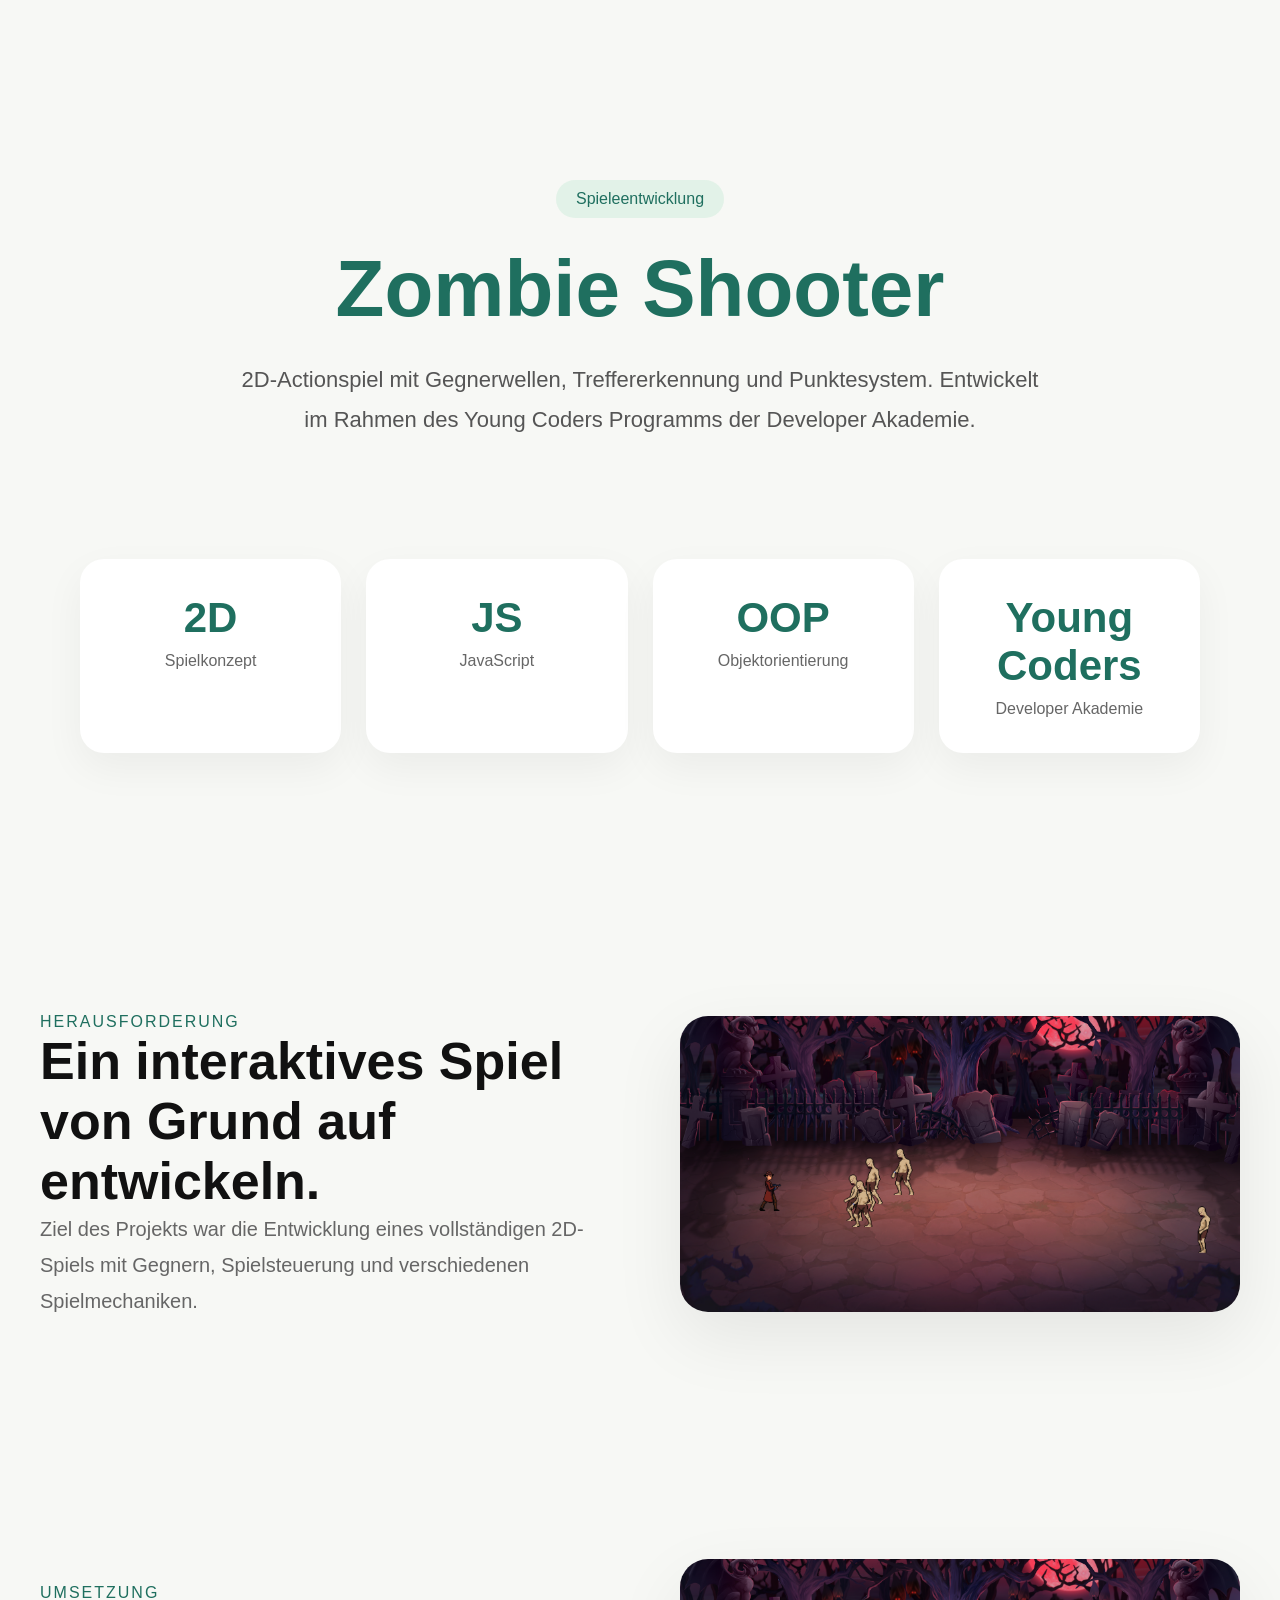
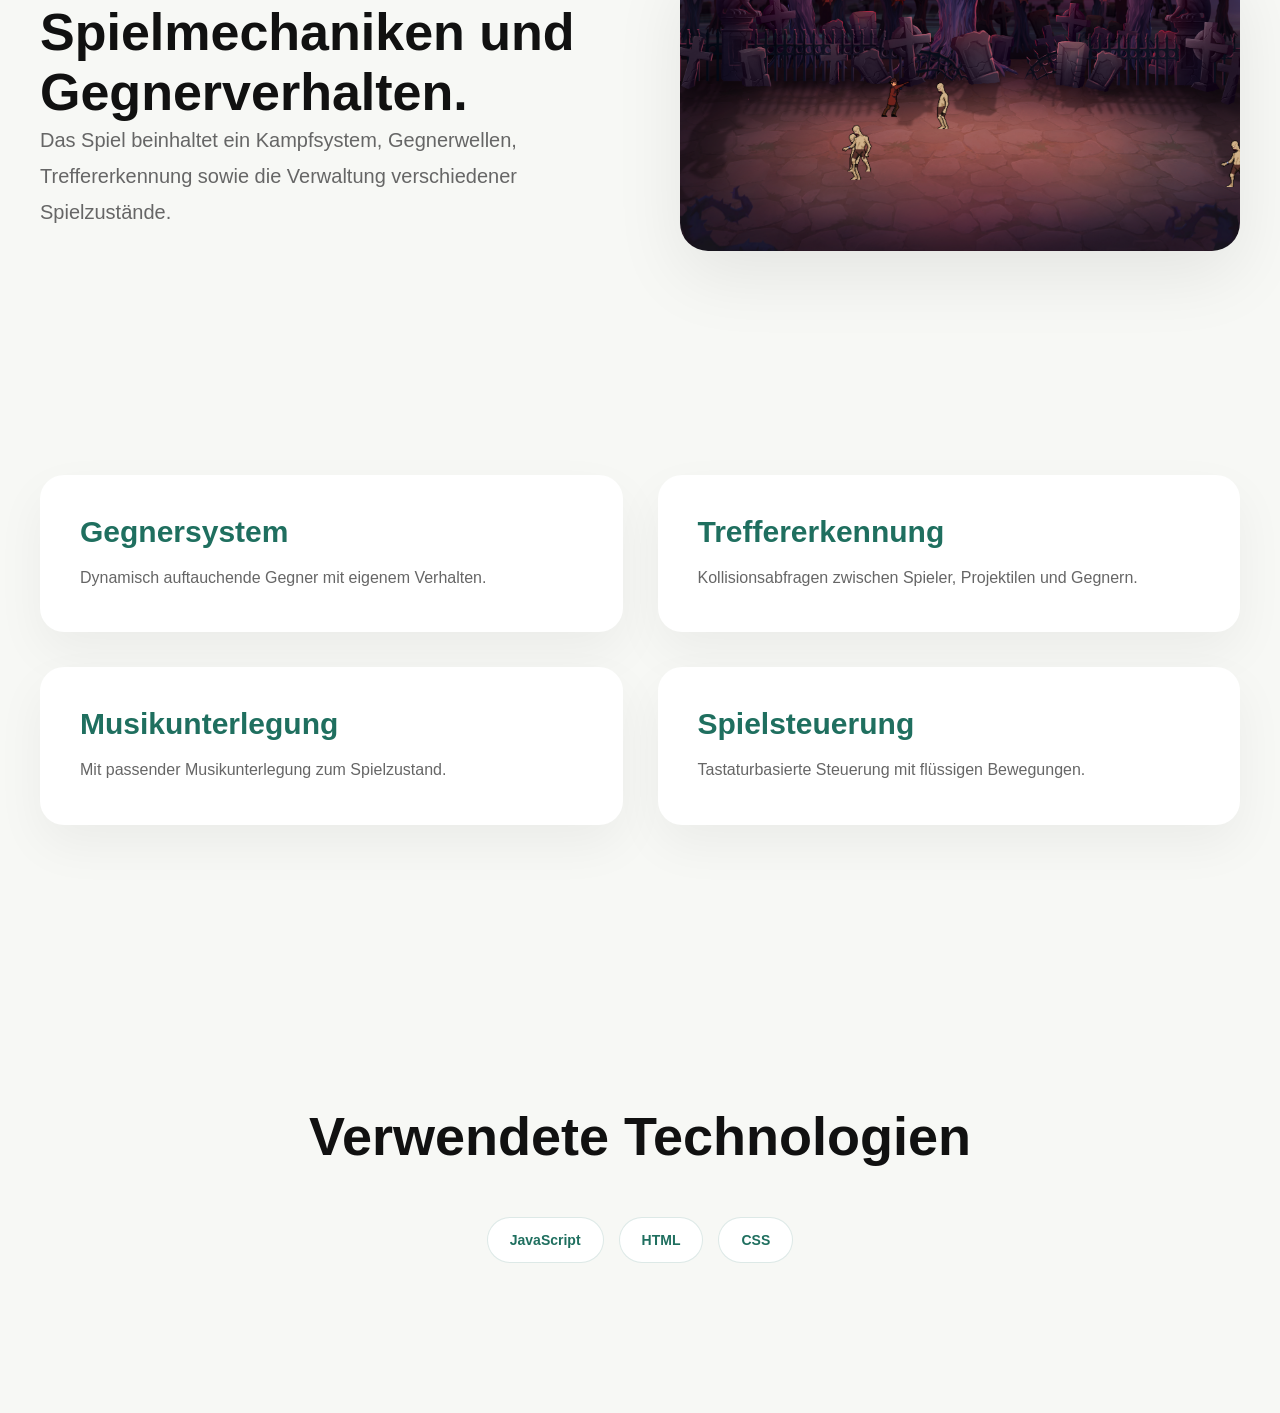
<file: zombie-game.html>
<!DOCTYPE html>
<html lang="en">
<head>
    <meta charset="UTF-8">
    <meta name="viewport" content="width=device-width, initial-scale=1.0">
    <title>Zombie Shooter</title>
    <link rel="stylesheet" href="style.css">
</head>
<body>
    <section class="project-hero">

    <span class="project-label">
        Spieleentwicklung
    </span>

    <h1>Zombie Shooter</h1>

    <p>
        2D-Actionspiel mit Gegnerwellen,
        Treffererkennung und Punktesystem.
        Entwickelt im Rahmen des Young Coders
        Programms der Developer Akademie.
    </p>

</section>
<section class="stats">

    <div class="stat">
        <h3>2D</h3>
        <p>Spielkonzept</p>
    </div>

    <div class="stat">
        <h3>JS</h3>
        <p>JavaScript</p>
    </div>

    <div class="stat">
        <h3>OOP</h3>
        <p>Objektorientierung</p>
    </div>

    <div class="stat">
        <h3>Young Coders</h3>
        <p>Developer Akademie</p>
    </div>

</section>
<section class="feature-section">

    <div class="text-content">

        <span>Herausforderung</span>

        <h2>Ein interaktives Spiel von Grund auf entwickeln.</h2>

        <p>
            Ziel des Projekts war die Entwicklung
            eines vollständigen 2D-Spiels mit
            Gegnern, Spielsteuerung und
            verschiedenen Spielmechaniken.
        </p>

    </div>

    <div class="image-content">

        <img src="images/Zombie,umsetzung.png">

    </div>

</section>
<section class="feature-section reverse">

    <div class="image-content">

        <img src="images/zombie kampf.png">

    </div>

    <div class="text-content">

        <span>Umsetzung</span>

        <h2>Spielmechaniken und Gegnerverhalten.</h2>

        <p>
            Das Spiel beinhaltet ein
            Kampfsystem, Gegnerwellen,
            Treffererkennung sowie die
            Verwaltung verschiedener
            Spielzustände.
        </p>

    </div>

</section>
<section class="features-grid">

    <div class="feature-card">

        <h3>Gegnersystem</h3>

        <p>
            Dynamisch auftauchende Gegner
            mit eigenem Verhalten.
        </p>

    </div>

    <div class="feature-card">

        <h3>Treffererkennung</h3>

        <p>
            Kollisionsabfragen zwischen
            Spieler, Projektilen und Gegnern.
        </p>

    </div>

    <div class="feature-card">

        <h3>Musikunterlegung</h3>

        <p>
            Mit passender Musikunterlegung
            zum Spielzustand.
        </p>

    </div>

    <div class="feature-card">

        <h3>Spielsteuerung</h3>

        <p>
            Tastaturbasierte Steuerung
            mit flüssigen Bewegungen.
        </p>

    </div>

</section>

<section class="tech-section">

    <h2>Verwendete Technologien</h2>

    <div class="tech-stack">

        <span>JavaScript</span>
        <span>HTML</span>
        <span>CSS</span>

    </div>

</section>
</body>
</html>
</file>
<file: style.css>
html, body{

    width:100%;
    overflow-x:hidden;

}

*{
    margin:0;
    padding:0;
    box-sizing:border-box;
}

html{
    scroll-behavior:smooth;
}

body{
    background:#F7F8F5;
    color:#1A1A1A;

    font-family:"Inter",sans-serif;

    overflow-x:hidden;
}

/* ==================================
   VERTIKALE LINIE
================================== */

.line{
    position:fixed;

    left:120px;
    top:0;
    
    width:1px;
    height:100vh;
    
    background:#e6ebe7;

    z-index:1;
}

/* ==================================
   NAVBAR
================================== */

nav{
    width:100%;

    padding:35px 80px;

    display:flex;
    justify-content:space-between;
    align-items:center;

    position:relative;
    z-index:10;
}

.logo{
    font-size:16px;
    font-weight:600;

    color:#1A1A1A;

    letter-spacing:0.5px;
}

nav a{
    text-decoration:none;

    color:#1F6F5F;

    font-weight:600;

    transition:.2s;
}

nav a:hover{
    opacity:.7;
}

/* ==================================
   HERO
================================== */

.hero{
    min-height:85vh;

    display:flex;
    align-items:center;
    overflow:hidden;

    padding-left:180px;
    padding-right:80px;

    position:relative;
}
.hero::before{

    right:0;
    transform:translateX(40%);
}
.hero-content{
    max-width:900px;
}

.subtitle{
    color:#1F6F5F;

    font-size:15px;

    font-weight:600;

    letter-spacing:1px;

    margin-bottom:25px;
}

.hero h1{
    font-size:78px;

    line-height:1.05;

    font-weight:800;

    color:#171717;

    margin-bottom:35px;
}

.description{
    max-width:700px;

    font-size:22px;

    line-height:1.8;

    color:#5c6660;

    margin-bottom:50px;
}

/* ==================================
   BUTTONS
================================== */

.hero-buttons{
    display:flex;
    gap:20px;
}

.btn-primary{
    background:#1F6F5F;

    color:white;

    padding:18px 32px;

    border-radius:12px;

    text-decoration:none;

    font-weight:600;

    transition:.25s;
}

.btn-primary:hover{
    transform:translateY(-2px);
}

.btn-secondary{
    border:1px solid #d9ded9;

    padding:18px 32px;

    border-radius:12px;

    text-decoration:none;

    color:#1A1A1A;

    font-weight:600;

    background:white;

    transition:.25s;
}

.btn-secondary:hover{
    transform:translateY(-2px);
}

/* ==================================
   DEKORATION
================================== */

.hero::before{
    content:"";

    position:absolute;

    width:500px;
    height:500px;

    border-radius:50%;

    background:rgba(111,207,151,0.08);

    filter:blur(100px);

    top:50px;
    right:-150px;
}

/* ==================================
   MOBILE
================================== */


/* ======================
   PROJEKTE
====================== */

.projects{

    padding:180px 100px;

    position:relative;
}

.section-title{

    text-align:center;

    margin-bottom:120px;
}

.section-title p{

    color:#1F6F5F;

    font-weight:600;

    margin-bottom:10px;
}

.section-title h2{

    font-size:56px;

    color:#111;
}

/* ======================
   PROJEKT
====================== */

.project{

    max-width:1300px;

    margin:auto;

    display:grid;

    grid-template-columns:
    1fr
    1fr;

    gap:80px;

    align-items:center;
}

/* ======================
   BILD
====================== */

.project-image img{

    width:100%;

    border-radius:24px;


    box-shadow:
        0 25px 60px rgba(0,0,0,0.08),
        0 10px 40px rgba(111,207,151,0.12);
        transition:
        transform .45s,
        box-shadow .45s;


}
.project-image:hover img{

    transform:scale(1.025);

    box-shadow:
        0 40px 90px rgba(0,0,0,.15);

}

/* ======================
   TEXT
====================== */

.project-tag{

    display:inline-block;

    color:#1F6F5F;

    font-size:14px;

    font-weight:600;

    text-transform:uppercase;

    letter-spacing:1px;

    margin-bottom:20px;
}

.project-content h3{

    font-size:64px;
    font-weight:800;
    letter-spacing:-2px;

    color:#111;

    margin-bottom:25px;
}

.project-content p{

    font-size:20px;

    line-height:1.8;

    color:#5c6660;

    margin-bottom:40px;

    max-width:550px;
}

/* ======================
   BUTTON
====================== */

.project-btn{

    display:inline-block;
    box-shadow:
        0 12px 35px rgba(31,111,95,.18);

    text-decoration:none;

    background:#1F6F5F;

    color:white;

    padding:18px 34px;

    border-radius:14px;

    font-weight:600;

    transition:.3s;
}

.project-btn:hover{

    transform:
        translateY(-3px)
        scale(1.02);


    background:#287865;
}
.reverse{

    grid-template-columns:
    1fr
    1fr;
}
.project{
    margin-bottom:280px;
}
.project-image{
    position:relative;
}

.project-image::before{

    content:"";

    position:absolute;

    width:350px;
    height:350px;

    background:#6FCF97;

    opacity:.12;

    filter:blur(120px);

    top:-60px;
    left:-60px;

    z-index:-1;
}
.tech-stack{

    display:flex;
    gap:10px;

    margin-bottom:30px;
}

.tech-stack span{

    padding:8px 14px;

    background:#f3f5f4;

    border:1px solid #d9e5df;

    border-radius:999px;

    font-size:14px;

    color:#1F6F5F;
}
/* =========================
   SCREENSHOTS
========================= */

.showcase{

    padding:180px 100px;

    max-width:1400px;

    margin:auto;
}

.showcase-header{

    text-align:center;

    margin-bottom:100px;
}

.showcase-header p{

    color:#1F6F5F;

    font-size:14px;

    text-transform:uppercase;

    letter-spacing:2px;

    margin-bottom:15px;
}

.showcase-header h2{

    font-size:64px;

    color:#111;

    margin-bottom:20px;
}

.showcase-header span{

    font-size:20px;

    color:#666;

    line-height:1.7;
}

/* =========================
   GROSSE SCREENSHOTS
========================= */

.showcase-image{

    position:relative;

    margin-bottom:80px;
}

.showcase-image::before{

    content:"";

    position:absolute;

    width:500px;

    height:500px;

    background:#6FCF97;

    opacity:.08;

    filter:blur(140px);

    top:-100px;

    left:-100px;

    z-index:-1;
}

.showcase-image img{

    width:100%;

    display:block;

    border-radius:28px;

    box-shadow:
        0 25px 80px rgba(0,0,0,0.08);

    transition:.3s;
}

.showcase-image img:hover{

    transform:translateY(-6px);
}

/* =========================
   KARTEN
========================= */

.showcase-row{

    display:grid;

    grid-template-columns:1fr 1fr;

    gap:40px;

    margin-bottom:80px;
}

.showcase-card{

    background:white;

    padding:25px;

    border-radius:24px;

    box-shadow:
        0 20px 60px rgba(0,0,0,0.05);

    transition:.3s;
}

.showcase-card:hover{

    transform:translateY(-6px);
}

.showcase-card img{

    width:100%;

    display:block;

    border-radius:18px;

    margin-bottom:25px;
}

.showcase-card h3{

    color:#1F6F5F;

    font-size:28px;

    margin-bottom:15px;
}

.showcase-card p{

    color:#666;

    line-height:1.8;

    font-size:18px;
}
.showcase-image img,
.showcase-card img{

    border:1px solid rgba(0,0,0,0.08);
}
/* =========================
   RESPONSIVE
========================= */


.project-hero{

    max-width:1100px;

    margin:auto;

    padding:180px 40px 120px;

    text-align:center;
}

.project-label{

    display:inline-block;

    padding:10px 20px;

    background:rgba(111,207,151,0.15);

    color:#1F6F5F;

    border-radius:999px;

    margin-bottom:25px;
}

.project-hero h1{

    font-size:80px;

    color:#1F6F5F;

    margin-bottom:25px;
}

.project-hero p{

    max-width:800px;

    margin:auto;

    font-size:22px;

    line-height:1.8;

    color:#555;
}
.stats{

    max-width:1200px;

    margin:auto;

    display:grid;

    grid-template-columns:repeat(4,1fr);

    gap:25px;

    padding:0 40px 140px;
}

.stat{

    background:white;

    padding:35px;

    border-radius:24px;

    text-align:center;

    box-shadow:
    0 15px 40px rgba(0,0,0,0.05);
}

.stat h3{

    color:#1F6F5F;

    font-size:42px;

    margin-bottom:10px;
}

.stat p{

    color:#666;
}
.feature-section{

    max-width:1300px;

    margin:auto;

    padding:120px 40px;

    display:grid;

    grid-template-columns:1fr 1fr;

    gap:80px;

    align-items:center;
}
.reverse{

    direction:rtl;
}

.reverse *{

    direction:ltr;
}
.text-content span{

    color:#1F6F5F;

    text-transform:uppercase;

    letter-spacing:2px;
}

.text-content h2{

    font-size:52px;

    color:#111;


}

.text-content p{

    color:#666;

    line-height:1.8;

    font-size:20px;
}
.image-content img{

    width:100%;

    border-radius:28px;

    box-shadow:
    0 25px 70px rgba(0,0,0,0.08);
}
.features-grid{

    max-width:1300px;

    margin:auto;

    padding:100px 40px;

    display:grid;

    grid-template-columns:repeat(2,1fr);

    gap:35px;
}
.feature-card{

    background:white;

    padding:40px;

    border-radius:24px;

    box-shadow:
    0 20px 50px rgba(0,0,0,0.05);

    transition:.3s;
}
.feature-card:hover{

    transform:translateY(-6px);
}
.feature-card h3{

    color:#1F6F5F;

    margin-bottom:15px;

    font-size:30px;
}

.feature-card p{

    color:#666;

    line-height:1.8;
}
.tech-section{

    text-align:center;

    padding:180px 40px 120px;
}

.tech-section h2{

    font-size:54px;

    color:#111;

    margin-bottom:50px;
}
.tech-stack{

    display:flex;

    justify-content:center;

    flex-wrap:wrap;

    gap:15px;
}
.tech-stack span{

    padding:14px 22px;

    background:white;

    border-radius:999px;

    border:1px solid rgba(31,111,95,0.15);

    color:#1F6F5F;

    font-weight:600;
}
.result-section{

    max-width:900px;

    margin:auto;

    padding:120px 40px 220px;

    text-align:center;
}
.result-section h2{

    font-size:54px;

    color:#111;

    margin-bottom:30px;
}

.result-section p{

    color:#666;

    font-size:20px;

    line-height:1.9;

    margin-bottom:25px;
}
.certificates-section{

    max-width:1100px;

    margin:0 auto;

    padding:180px 0;
}
.certificates-header{

    text-align:center;

    margin-bottom:80px;
}

.certificates-header h2{

    font-size:72px;

    color:#111;

    margin:0;
}
.certificate-featured{

    display:block;

    text-decoration:none;

    margin-bottom:50px;

    
}
.certificate-grid{

    display:grid;

    grid-template-columns:repeat(2,1fr);

    gap:40px;
}
.certificate-card{

    display:block;

    text-decoration:none;

    
}
.certificate-image{

    position:relative;

    overflow:visible;

    border-radius:32px;

    padding:10px;

    background:white;

    box-shadow:
        0 20px 60px rgba(0,0,0,.08);

    

    isolation:isolate;
}
.certificate-image::before{

    content:"";

    position:absolute;

    width:180px;

    height:180px;

    background:linear-gradient(
        135deg,
        #6FCF97,
        #1F6F5F
    );

    border-radius:32px;

    top:-18px;

    left:-18px;

    z-index:-1;
}
.certificate-image::after{

    content:"";

    position:absolute;

    width:180px;

    height:180px;

    background:linear-gradient(
        315deg,
        #6FCF97,
        #1F6F5F
    );

    border-radius:32px;

    bottom:-18px;

    right:-18px;

    z-index:-1;
}
.certificate-image img{

    width:100%;

    display:block;

    border-radius:24px;

    background:white;
}
.certificate-info{

    padding:25px 10px 0;
}
.certificate-info h3{

    color:#111;

    font-size:30px;

    margin:0 0 10px;
}
.certificate-info span{

    color:#1F6F5F;

    font-size:16px;

    font-weight:600;
}

.showcase-video{

    border-radius:28px;
    width: 100%;

    overflow:hidden;
    height: 80%;
    box-shadow:
        0 25px 70px rgba(0, 0, 0, 0.291);

    position:relative;

}
.showcase-video video{

    width:100%;

    display:block;
}
.showcase-video::before{

    content:"";

    position:absolute;

    width:250px;

    height:250px;

    background:#6FCF97;

    opacity:.12;

    filter:blur(80px);

    top:-40px;

    left:-40px;

    z-index:-1;
}
.showcase-video video{
    width: 100%;
    height: 100%;
    object-fit: cover;
}
footer{



    padding:60px 120px 40px;
    margin-left: 19px;
    margin-bottom: -400px;
    border-top:1px solid #dfe3dd;

    background:#F7F8F5;
}
.footer-nav{

    display:flex;

    justify-content:space-between;

    align-items:center;

    margin-bottom:35px;
}
.footer-nav h3{

    font-size:20px;

    color:#111;

    font-weight:700;
}
.footer-links{

    display:flex;

    gap:35px;
}
.footer-links a{

    text-decoration:none;

    color:#5c6660;

    transition:.25s;
}
.footer-links a:hover{

    color:#1F6F5F;
}
.footer-bottom{

    border-top:1px solid #e7ebe8;

    padding-top:25px;

    text-align:center;
}
.footer-bottom p{

    color:#8b948d;

    font-size:14px;
}
/* ===========================================
   RESPONSIVE DESIGN
=========================================== */

@media (max-width: 900px){

    /* ---------- Allgemein ---------- */

    body{
        overflow-x:hidden;
    }

    .line{
        display:none;
    }

    /* ---------- Navbar ---------- */

    nav{

        padding:25px;

    }

    .logo{

        font-size:18px;

    }

    /* ---------- Hero ---------- */

     .hero{

        padding:90px 25px;

        justify-content:center;

    }

    .hero-content{

        padding:0;

        max-width:650px;

        margin:auto;

        text-align:center;

    }


    .hero h1{

        font-size:48px;
        letter-spacing: -3px;
        line-height:1.15;

    }

    .description{

        font-size:18px;

        line-height:1.7;

    }

    .hero-buttons{

        flex-direction:column;

        width:100%;
    }

    .btn-primary,
    .btn-secondary{

        width:100%;

        text-align:center;

    }

    /* ---------- Überschriften ---------- */

    .section-title h2,
    .showcase-header h2,
    .project-hero h1,
    .tech-section h2,
    .result-section h2,
    .certificates-header h2{

        font-size:42px;

    }

    /* ---------- Projekte ---------- */

    .projects{

        padding:120px 25px;

    }

    .project{

        grid-template-columns:1fr;

        gap:45px;

        margin-bottom:140px;

    }

    .project-content{

        order:2;

    }

    .project-image{

        order:1;

    }

    .project-content h3{

        font-size:38px;

    }

    .project-content p{

        font-size:18px;

    }

    /* Reverse-Projekte ebenfalls untereinander */

    .reverse{

        direction:ltr;

    }

    /* ---------- Detailseiten ---------- */

    .feature-section{

        grid-template-columns:1fr;

        gap:45px;

        padding:90px 25px;

    }

    .text-content h2{

        font-size:38px;

    }

    .text-content p{

        font-size:18px;

    }

    /* ---------- Showcase ---------- */

    .showcase{

        padding:120px 25px;

    }

    .showcase-row{

        grid-template-columns:1fr;

    }

    /* ---------- Statistiken ---------- */

    .stats{

        grid-template-columns:1fr 1fr;

        padding:0 25px 100px;

    }

    /* ---------- Feature Cards ---------- */

    .features-grid{

        grid-template-columns:1fr;

        padding:90px 25px;

    }

    /* ---------- Zertifikate ---------- */

    .certificates-section{

        padding:120px 25px;

    }

    .certificate-grid{

        grid-template-columns:1fr;

    }

    /* ---------- Tech Stack ---------- */

    .tech-stack{

        justify-content:flex-start;

    }

    /* ---------- Footer ---------- */

    footer{

        padding:50px 25px;

    }

    .footer-nav{

        flex-direction:column;

        gap:25px;

        text-align:center;

    }

    .footer-links{

        flex-wrap:wrap;

        justify-content:center;

        gap:18px;

    }

img{

    max-width:100%;

    height:auto;

}
}
/* ===========================================
   RESPONSIVE PROJEKTSEITEN
=========================================== */

@media (max-width: 900px){

    /* Hero */

    .project-hero{

        padding:100px 25px 70px;

    }

    .project-hero h1{

        font-size:46px;

        line-height:1.15;

        letter-spacing:-1px;

    }

    .project-hero p{

        font-size:18px;

    }

    /* Statistiken */

    .stats{

        grid-template-columns:1fr 1fr;

        gap:18px;

        padding:0 25px 80px;

    }

    .stat{

        padding:25px;

    }

    .stat h3{

        font-size:30px;

    }

    /* Feature Sections */

    .feature-section{

        grid-template-columns:1fr;

        gap:35px;

        padding:80px 25px;

    }

    .reverse{

        direction:ltr;

    }

    .image-content{

        order:1;

    }

    .text-content{

        order:2;

    }

    .image-content img{

        width:100%;

        border-radius:20px;

    }

    .text-content h2{

        font-size:34px;

    }

    .text-content p{

        font-size:17px;

        line-height:1.8;

    }

    /* Showcase */

    .showcase{

        padding:90px 25px;

    }

    .showcase-header h2{

        font-size:40px;

    }

    .showcase-header span{

        font-size:18px;

    }

    .showcase-row{

        grid-template-columns:1fr;

        gap:30px;

    }

    /* Karten */

    .showcase-card{

        padding:18px;

    }

    .showcase-card h3{

        font-size:24px;

    }

    .showcase-card p{

        font-size:16px;

    }

    /* Video */

    .showcase-video {
        display: flex;
        justify-content: center;
        align-items: center;
        width: 100%;
        border-radius: 28px;
        overflow: hidden;
        position: relative;
        height: 80%;

    }

    .showcase-video video {
        width: 100%;
        height: auto;
        display: block;

    }

    /* Features */

    .features-grid{

        grid-template-columns:1fr;

        padding:80px 25px;

    }
    /* feature */
    .feature-card{

        width:100%;
        min-width:0;

        padding:28px;

        box-sizing:border-box;

    }

    /* Tech Stack */
    .feature-card.long-title h3{
        font-size:26px;
        }
    .tech-section{

        padding:100px 25px;

    }

    .tech-section h2{

        font-size:38px;

    }

    .tech-stack{

        justify-content:center;

    }

    /* Ergebnis */

    .result-section{

        padding:80px 25px 120px;

    }

    .result-section h2{

        font-size:38px;

    }

    .result-section p{

        font-size:18px;

    }
    .project-image img,
    .image-content img,
    .showcase-image img{

        max-width:100%;

        height:auto;

    }
}@media(max-width:900px){

    .features-grid{

        display:grid;

        grid-template-columns:1fr !important;

    }

}
</file>
